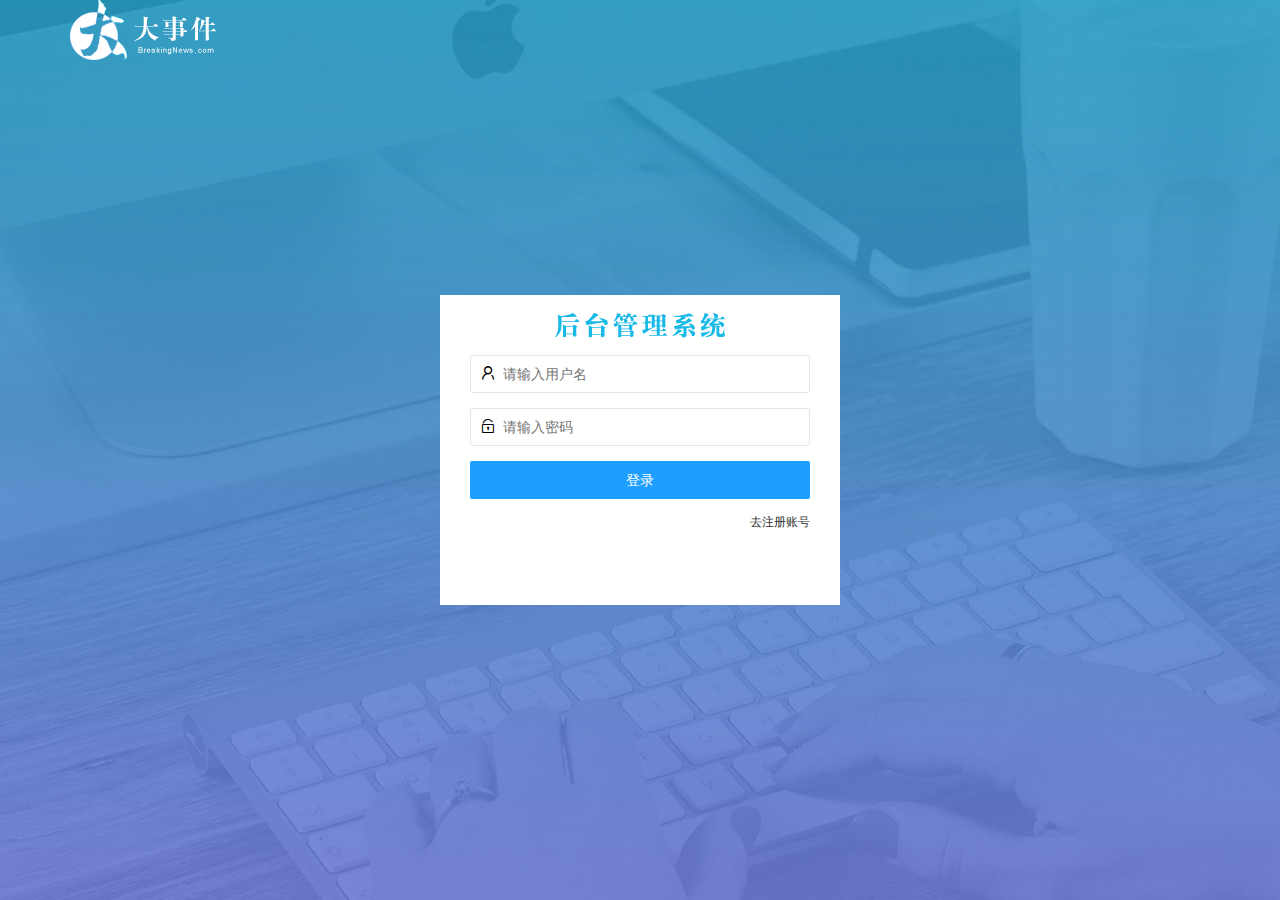
<file: login.html>
<!DOCTYPE html>
<html lang="en">

<head>
    <meta charset="UTF-8">
    <meta http-equiv="X-UA-Compatible" content="IE=edge">
    <meta name="viewport" content="width=device-width, initial-scale=1.0">
    <title>Document</title>
    <!-- 导入leyui的样式 -->
    <link rel="stylesheet" href="/assets/lib/layui/css/layui.css">
    <link rel="stylesheet" href="assets/fonts/iconfont.css">
    <!-- 导入自己的样式表 -->
    <link rel="stylesheet" href="/assets/css/login.css">
</head>

<body>
    <!-- 头部的logo区 -->
    <div class="layui-main">
        <img src="/assets/images/logo.png" alt="">
    </div>

    <!-- 登陆注册区 -->
    <div class="loginAndRegBox">
        <div class="title-box"></div>
        <!-- 登陆的div -->
        <div class="login-box">
            <!-- 登陆的表单 -->
            <form class="layui-form" id="form_login">
                <!-- 用户名 -->
                <div class="layui-form-item">
                    <i class="layui-icon layui-icon-username"></i>
                    <input type="text" name="username" required lay-verify="required" placeholder="请输入用户名"
                        autocomplete="off" class="layui-input">
                </div>
                <!-- 密码 -->
                <div class="layui-form-item">
                    <i class="layui-icon layui-icon-password"></i>
                    <input type="password" name="password" required lay-verify="required|pwd" placeholder="请输入密码"
                        autocomplete="off" class="layui-input">
                </div>
                <!-- 登陆按钮 -->
                <div class="layui-form-item">
                    <!-- 注意：表单提交按钮和普通按钮的区别，就是layui-submit -->
                    <button class="layui-btn layui-btn-fluid layui-btn-normal" lay-submit
                        lay-filter="formDemo">登录</button>
                </div>
                <div class="layui-form-item links">
                    <a href="javascript:;" id="link_reg">去注册账号</a>
                </div>
            </form>
        </div>
        <!-- 注册的div -->
        <div class="reg-box">
            <!-- 注册的表单 -->
            <form class="layui-form" id="form_reg">
                <!-- 用户名 -->
                <div class="layui-form-item">
                    <i class="layui-icon layui-icon-username"></i>
                    <input type="text" name="username" required lay-verify="required" placeholder="请输入用户名"
                        autocomplete="off" class="layui-input">
                </div>
                <!-- 密码 -->
                <div class="layui-form-item">
                    <i class="layui-icon layui-icon-password"></i>
                    <input type="password" name="password" required lay-verify="required|pwd" placeholder="请输入密码"
                        autocomplete="off" class="layui-input">
                </div>
                <!-- 密码确认框 -->
                <div class="layui-form-item">
                    <i class="layui-icon layui-icon-password"></i>
                    <input type="password" name="repassword" required lay-verify="required|pwd|repwd"
                        placeholder="再次确认密码" autocomplete="off" class="layui-input">
                </div>
                <!-- 注册按钮 -->
                <div class="layui-form-item">
                    <!-- 注意： 表单提交按钮和普通按钮的区别，就是layui-submit -->
                    <button class="layui-btn layui-btn-fluid layui-btn-normal" lay-submit
                        lay-filter="formDemo">注册</button>
                </div>
                <div class="layui-form-item links">
                    <a href="javascript:;" id="link_login">去登录</a>
                </div>
            </form>

        </div>
    </div>

    <!-- 导入layui的js文件 -->
    <script src="/assets/lib/layui/layui.all.js"></script>
    <!-- 导入jQuery -->
    <script src="/assets/lib/jquery.js"></script>
    <!-- 导入自己封装的baseAPI.js -->
    <script src="/assets/js/baseAPI.js"></script>
    <!-- 导入自己的javascript脚本 -->
    <script src="/assets/js/login.js"></script>
</body>

</html>
</file>
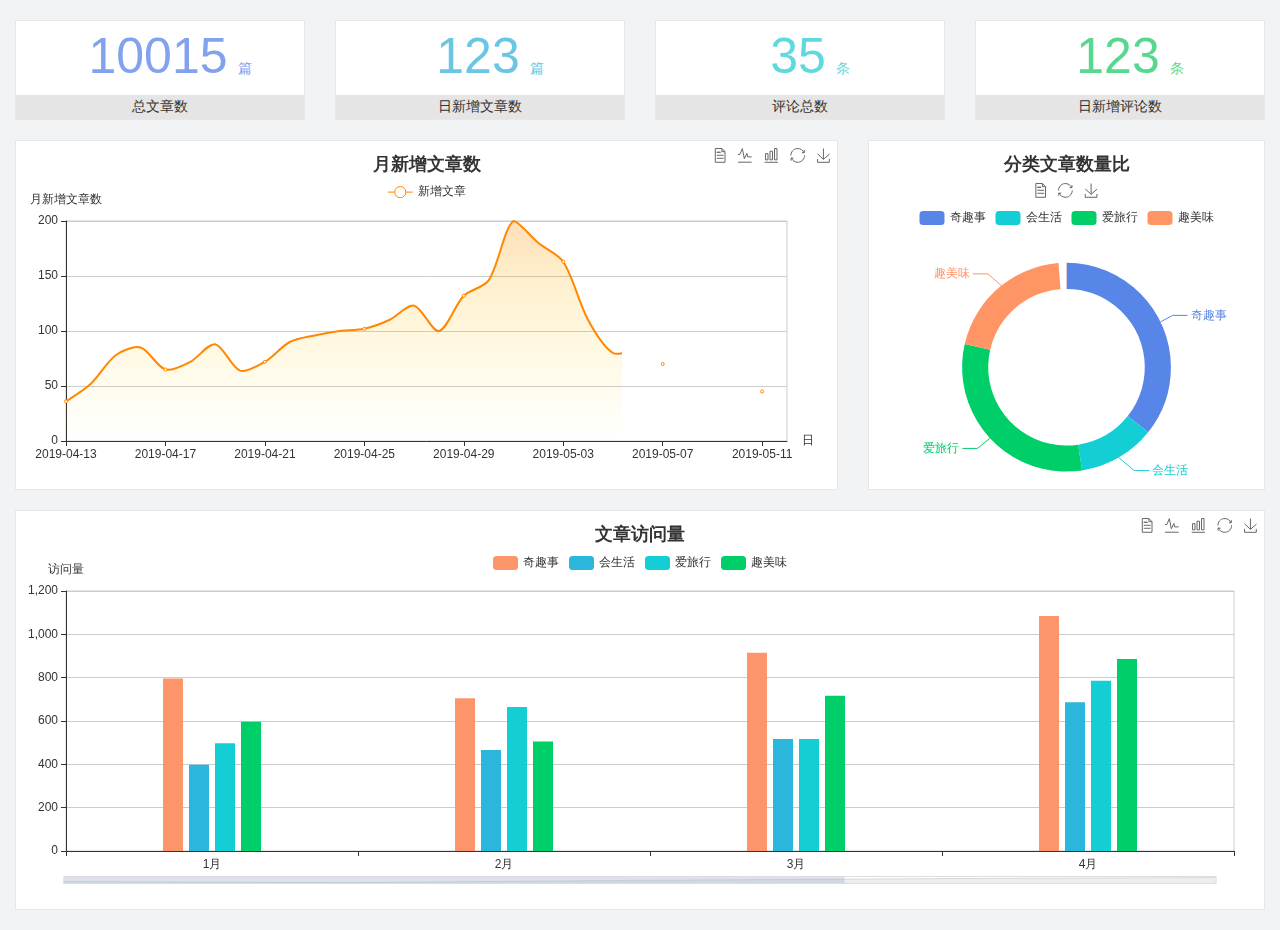
<file: home/dashboard.html>
<!DOCTYPE html>
<html lang="en">

<head>
  <meta charset="UTF-8">
  <meta name="viewport" content="width=device-width, initial-scale=1.0">
  <meta http-equiv="X-UA-Compatible" content="ie=edge">
  <title>图表统计</title>
  <link rel="stylesheet" href="../../assets/lib/bootstrap.css" />
  <link rel="stylesheet" href="../../assets/lib/main.css" />
  <script src="../../assets/lib/jquery.js"></script>
  <script type="text/javascript" src="../../assets/lib/echarts.min.js"></script>
</head>

<body>
  <div class="container-fluid">
    <div class="row spannel_list">
      <div class="col-sm-3 col-xs-6">
        <div class="spannel">
          <em>10015</em><span>篇</span>
          <b>总文章数</b>
        </div>
      </div>
      <div class="col-sm-3 col-xs-6">
        <div class="spannel scolor01">
          <em>123</em><span>篇</span>
          <b>日新增文章数</b>
        </div>
      </div>
      <div class="col-sm-3 col-xs-6">
        <div class="spannel scolor02">
          <em>35</em><span>条</span>
          <b>评论总数</b>
        </div>
      </div>
      <div class="col-sm-3 col-xs-6">
        <div class="spannel scolor03">
          <em>123</em><span>条</span>
          <b>日新增评论数</b>
        </div>
      </div>
    </div>
  </div>

  <div class="container-fluid">
    <div class="row curve-pie">
      <div class="col-lg-8 col-md-8">
        <div class="gragh_pannel" id="curve_show"></div>
      </div>
      <div class="col-lg-4 col-md-4">
        <div class="gragh_pannel" id="pie_show"></div>
      </div>
    </div>
  </div>

  <div class="container-fluid">
    <div class="column_pannel" id="column_show"></div>
  </div>

  <script>
    var oChart = echarts.init(document.getElementById('curve_show'));
    var aList_all = [
      { 'count': 36, 'date': '2019-04-13' },
      { 'count': 52, 'date': '2019-04-14' },
      { 'count': 78, 'date': '2019-04-15' },
      { 'count': 85, 'date': '2019-04-16' },
      { 'count': 65, 'date': '2019-04-17' },
      { 'count': 72, 'date': '2019-04-18' },
      { 'count': 88, 'date': '2019-04-19' },
      { 'count': 64, 'date': '2019-04-20' },
      { 'count': 72, 'date': '2019-04-21' },
      { 'count': 90, 'date': '2019-04-22' },
      { 'count': 96, 'date': '2019-04-23' },
      { 'count': 100, 'date': '2019-04-24' },
      { 'count': 102, 'date': '2019-04-25' },
      { 'count': 110, 'date': '2019-04-26' },
      { 'count': 123, 'date': '2019-04-27' },
      { 'count': 100, 'date': '2019-04-28' },
      { 'count': 132, 'date': '2019-04-29' },
      { 'count': 146, 'date': '2019-04-30' },
      { 'count': 200, 'date': '2019-05-01' },
      { 'count': 180, 'date': '2019-05-02' },
      { 'count': 163, 'date': '2019-05-03' },
      { 'count': 110, 'date': '2019-05-04' },
      { 'count': 80, 'date': '2019-05-05' },
      { 'count': 82, 'date': '2019-05-06' },
      { 'count': 70, 'date': '2019-05-07' },
      { 'count': 65, 'date': '2019-05-08' },
      { 'count': 54, 'date': '2019-05-09' },
      { 'count': 40, 'date': '2019-05-10' },
      { 'count': 45, 'date': '2019-05-11' },
      { 'count': 38, 'date': '2019-05-12' },
    ];

    let aCount = [];
    let aDate = [];

    for (var i = 0; i < aList_all.length; i++) {
      aCount.push(aList_all[i].count);
      aDate.push(aList_all[i].date);
    }

    var chartopt = {
      title: {
        text: '月新增文章数',
        left: 'center',
        top: '10'
      },
      tooltip: {
        trigger: 'axis'
      },
      legend: {
        data: ['新增文章'],
        top: '40'
      },
      toolbox: {
        show: true,
        feature: {
          mark: { show: true },
          dataView: { show: true, readOnly: false },
          magicType: { show: true, type: ['line', 'bar'] },
          restore: { show: true },
          saveAsImage: { show: true }
        }
      },
      calculable: true,
      xAxis: [
        {
          name: '日',
          type: 'category',
          boundaryGap: false,
          data: aDate
        }
      ],
      yAxis: [
        {
          name: '月新增文章数',
          type: 'value'
        }
      ],
      series: [
        {
          name: '新增文章',
          type: 'line',
          smooth: true,
          itemStyle: { normal: { areaStyle: { type: 'default' }, color: '#f80' }, lineStyle: { color: '#f80' } },
          data: aCount
        }],
      areaStyle: {
        normal: {
          color: new echarts.graphic.LinearGradient(0, 0, 0, 1, [{
            offset: 0,
            color: 'rgba(255,136,0,0.39)'
          }, {
            offset: .34,
            color: 'rgba(255,180,0,0.25)'
          }, {
            offset: 1,
            color: 'rgba(255,222,0,0.00)'
          }])

        }
      },
      grid: {
        show: true,
        x: 50,
        x2: 50,
        y: 80,
        height: 220
      }
    };

    oChart.setOption(chartopt);


    var oPie = echarts.init(document.getElementById('pie_show'));
    var oPieopt =
    {
      title: {
        top: 10,
        text: '分类文章数量比',
        x: 'center'
      },
      tooltip: {
        trigger: 'item',
        formatter: "{a} <br/>{b} : {c} ({d}%)"
      },
      color: ['#5885e8', '#13cfd5', '#00ce68', '#ff9565'],
      legend: {
        x: 'center',
        top: 65,
        data: ['奇趣事', '会生活', '爱旅行', '趣美味']
      },
      toolbox: {
        show: true,
        x: 'center',
        top: 35,
        feature: {
          mark: { show: true },
          dataView: { show: true, readOnly: false },
          magicType: {
            show: true,
            type: ['pie', 'funnel'],
            option: {
              funnel: {
                x: '25%',
                width: '50%',
                funnelAlign: 'left',
                max: 1548
              }
            }
          },
          restore: { show: true },
          saveAsImage: { show: true }
        }
      },
      calculable: true,
      series: [
        {
          name: '访问来源',
          type: 'pie',
          radius: ['45%', '60%'],
          center: ['50%', '65%'],
          data: [
            { value: 300, name: '奇趣事' },
            { value: 100, name: '会生活' },
            { value: 260, name: '爱旅行' },
            { value: 180, name: '趣美味' }
          ]
        }
      ]
    };
    oPie.setOption(oPieopt);



    var oColumn = this.echarts.init(document.getElementById('column_show'));
    var oColumnopt =
    {
      title: {
        text: '文章访问量',
        left: 'center',
        top: '10'
      },
      tooltip: {
        trigger: 'axis'
      },
      legend: {
        data: ['奇趣事', '会生活', '爱旅行', '趣美味'],
        top: '40'
      },
      toolbox: {
        show: true,
        feature: {
          mark: { show: true },
          dataView: { show: true, readOnly: false },
          magicType: { show: true, type: ['line', 'bar'] },
          restore: { show: true },
          saveAsImage: { show: true }
        }
      },
      calculable: true,
      xAxis: [
        {
          type: 'category',
          data: ['1月', '2月', '3月', '4月', '5月']
        }
      ],
      yAxis: [
        {
          name: '访问量',
          type: 'value'
        }
      ],
      series: [
        {
          name: '奇趣事',
          type: 'bar',
          barWidth: 20,
          itemStyle: {
            normal: { areaStyle: { type: 'default' }, color: '#fd956a' }
          },
          data: [800, 708, 920, 1090, 1200]
        },
        {
          name: '会生活',
          type: 'bar',
          barWidth: 20,
          itemStyle: {
            normal: { areaStyle: { type: 'default' }, color: '#2bb6db' }
          },
          data: [400, 468, 520, 690, 800]
        },
        {
          name: '爱旅行',
          type: 'bar',
          barWidth: 20,
          itemStyle: {
            normal: { areaStyle: { type: 'default' }, color: '#13cfd5' }
          },
          data: [500, 668, 520, 790, 900]
        },
        {
          name: '趣美味',
          type: 'bar',
          barWidth: 20,
          itemStyle: {
            normal: { areaStyle: { type: 'default' }, color: '#00ce68' }
          },
          data: [600, 508, 720, 890, 1000]
        }
      ],
      grid: {
        show: true,
        x: 50,
        x2: 30,
        y: 80,
        height: 260
      },
      dataZoom: [//给x轴设置滚动条
        {
          start: 0,//默认为0
          end: 100 - 1000 / 31,//默认为100
          type: 'slider',
          show: true,
          xAxisIndex: [0],
          handleSize: 0,//滑动条的 左右2个滑动条的大小
          height: 8,//组件高度
          left: 45, //左边的距离
          right: 50,//右边的距离
          bottom: 26,//右边的距离
          handleColor: '#ddd',//h滑动图标的颜色
          handleStyle: {
            borderColor: "#cacaca",
            borderWidth: "1",
            shadowBlur: 2,
            background: "#ddd",
            shadowColor: "#ddd",
          }
        }]
    };
    oColumn.setOption(oColumnopt);
  </script>
</body>

</html>
</file>
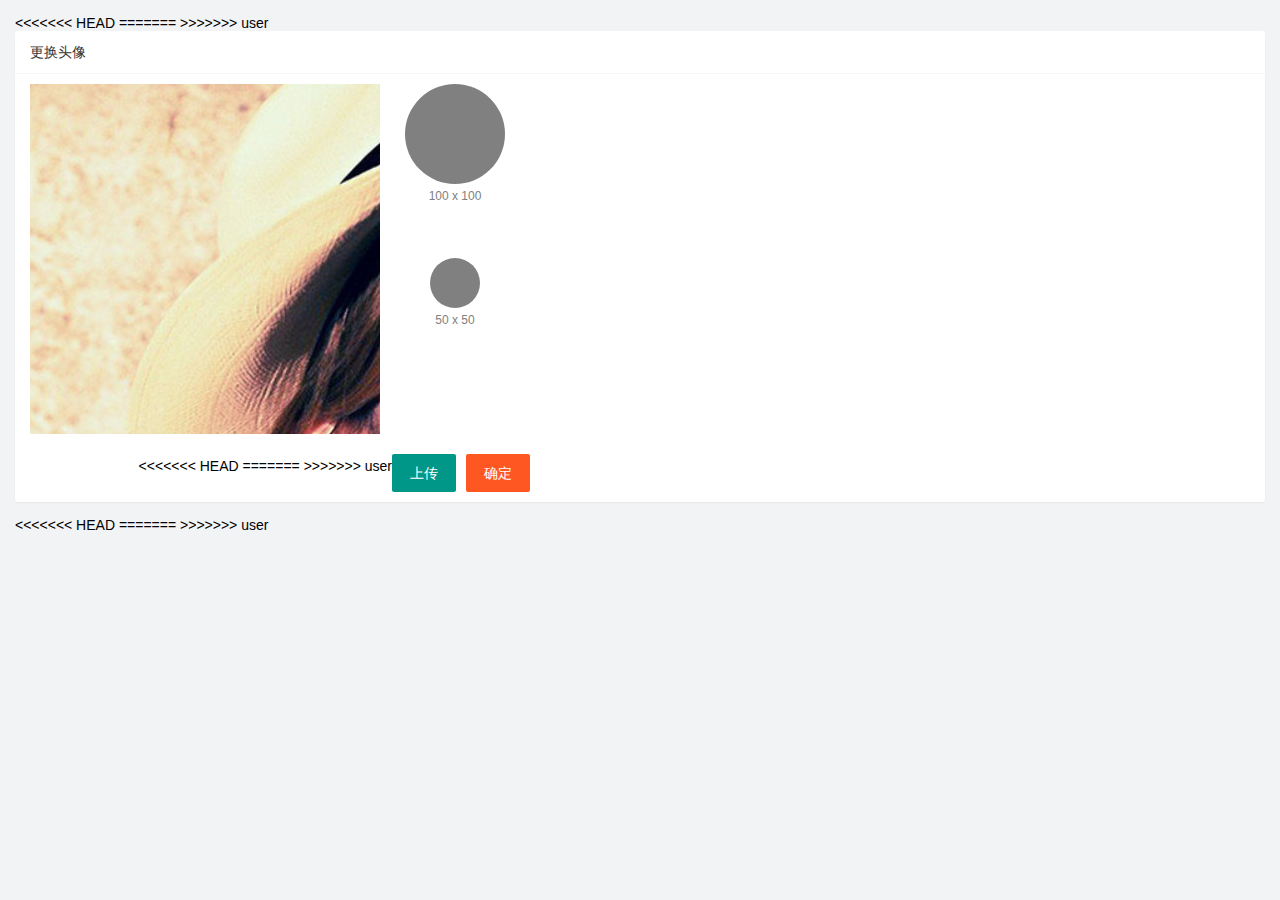
<file: user/user_avatar.html>
<!DOCTYPE html>
<html lang="en">

<head>
    <meta charset="UTF-8" />
    <meta name="viewport" content="width=device-width, initial-scale=1.0" />
    <title>Document</title>
<<<<<<< HEAD
    <link rel="stylesheet" href="/assets/lib/layui/css/layui.css">
    <link rel="stylesheet" href="/assets/css/user/user_avatar.css">
    <link rel="stylesheet" href="/assets/lib/cropper/cropper.css" />
=======
    <link rel="stylesheet" href="/assets/lib/layui/css/layui.css" />
    <link rel="stylesheet" href="/assets/lib/cropper/cropper.css" />
    <link rel="stylesheet" href="/assets/css/user/user_avatar.css" />
>>>>>>> user
</head>

<body>
    <!-- 卡片区域 -->
    <div class="layui-card">
        <div class="layui-card-header">更换头像</div>
        <div class="layui-card-body">
            <!-- 第一行的图片裁剪和预览区域 -->
            <div class="row1">
                <!-- 图片裁剪区域 -->
                <div class="cropper-box">
                    <!-- 这个 img 标签很重要，将来会把它初始化为裁剪区域 -->
                    <img id="image" src="/assets/images/sample.jpg" />
                </div>
                <!-- 图片的预览区域 -->
                <div class="preview-box">
                    <div>
                        <!-- 宽高为 100px 的预览区域 -->
                        <div class="img-preview w100"></div>
                        <p class="size">100 x 100</p>
                    </div>
                    <div>
                        <!-- 宽高为 50px 的预览区域 -->
                        <div class="img-preview w50"></div>
                        <p class="size">50 x 50</p>
                    </div>
                </div>
            </div>

            <!-- 第二行的按钮区域 -->
            <div class="row2">
<<<<<<< HEAD
                <!-- 通过accept属性，可以指定用户选择什么类型的文件 -->
=======
                <!-- 通过 accept 属性，可以指定，允许用户选择什么类型的文件 -->
>>>>>>> user
                <input type="file" id="file" accept="image/png,image/jpeg" />
                <button type="button" class="layui-btn" id="btnChooseImage">上传</button>
                <button type="button" class="layui-btn layui-btn-danger" id="btnUpload">确定</button>
            </div>
        </div>
    </div>

<<<<<<< HEAD

=======
>>>>>>> user
    <script src="/assets/lib/layui/layui.all.js"></script>
    <script src="/assets/lib/jquery.js"></script>
    <script src="/assets/lib/cropper/Cropper.js"></script>
    <script src="/assets/lib/cropper/jquery-cropper.js"></script>
    <script src="/assets/js/baseAPI.js"></script>
    <script src="/assets/js/user/user_avatar.js"></script>
</body>

</html>
</file>
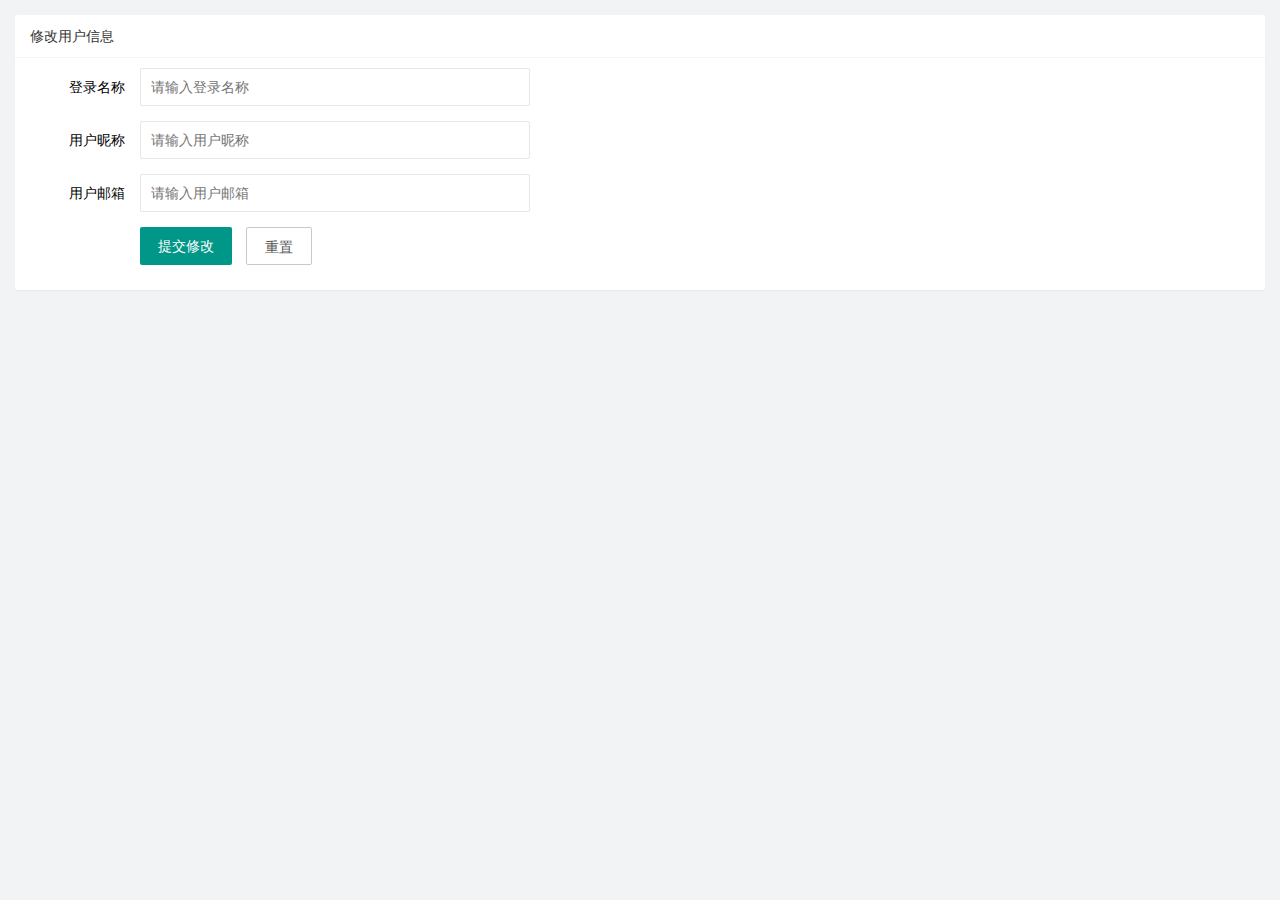
<file: user/user_info.html>
<!DOCTYPE html>
<html lang="en">

<head>
    <meta charset="UTF-8">
    <meta http-equiv="X-UA-Compatible" content="IE=edge">
    <meta name="viewport" content="width=device-width, initial-scale=1.0">
    <title>Document</title>
    <!-- 导入layui的样式表 -->
    <link rel="stylesheet" href="/assets/lib/layui/css/layui.css">
    <!-- 导入自己的样式 -->
    <link rel="stylesheet" href="/assets/css/user/user_info.css">
</head>

<body>
    <!-- 卡片区域 -->
    <div class="layui-card">
        <div class="layui-card-header">修改用户信息</div>
        <div class="layui-card-body">
            <!-- form表单区域 -->
            <form class="layui-form" lay-filter="formUserInfo">
                <!-- 这是隐藏域，页面中不可见 -->
                <input type="hidden" name="id" />
                <div class="layui-form-item">
                    <label class="layui-form-label">登录名称</label>
                    <div class="layui-input-block">
                        <input type="text" name="username" required lay-verify="required" placeholder="请输入登录名称"
                            autocomplete="off" class="layui-input" readonly>
                    </div>
                </div>
                <div class="layui-form-item">
                    <label class="layui-form-label">用户昵称</label>
                    <div class="layui-input-block">
                        <input type="text" name="nickname" required lay-verify="required|nickname" placeholder="请输入用户昵称"
                            autocomplete="off" class="layui-input">
                    </div>
                </div>
                <div class="layui-form-item">
                    <label class="layui-form-label">用户邮箱</label>
                    <div class="layui-input-block">
                        <input type="text" name="email" required lay-verify="required|email" placeholder="请输入用户邮箱"
                            autocomplete="off" class="layui-input">
                    </div>
                </div>
                <div class="layui-form-item">
                    <div class="layui-input-block">
                        <button class="layui-btn" lay-submit lay-filter="formDemo">提交修改</button>
                        <button type="reset" class="layui-btn layui-btn-primary" id="btnReset">重置</button>
                    </div>
                </div>
            </form>
        </div>
    </div>

    <!-- 导入layui的js文件 -->
    <script src="/assets/lib/layui/layui.all.js"></script>
    <!-- 导入jQuery -->
    <script src="/assets/lib/jquery.js"></script>
    <!-- 导入baseAPI -->
    <script src="/assets/js/baseAPI.js"></script>
    <!-- 导入自己的js文件 -->
    <script src="/assets/js/user/user_info.js"></script>
</body>

</html>
</file>
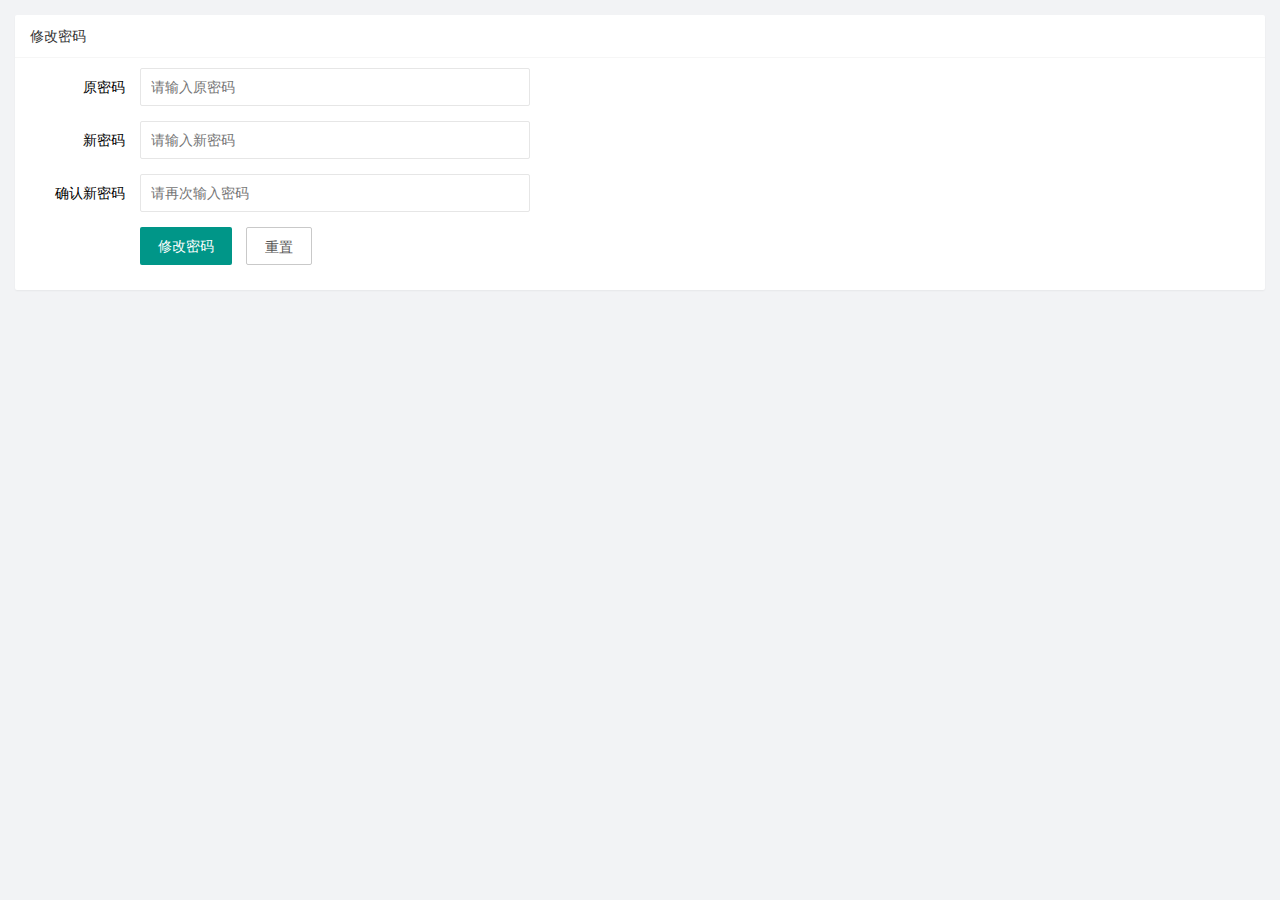
<file: user/user_pwd.html>
<!DOCTYPE html>
<html lang="en">

<head>
    <meta charset="UTF-8">
    <meta http-equiv="X-UA-Compatible" content="IE=edge">
    <meta name="viewport" content="width=device-width, initial-scale=1.0">
    <title>Document</title>
    <link rel="stylesheet" href="/assets/lib/layui/css/layui.css">
    <link rel="stylesheet" href="/assets/css/user/user_pwd.css">
</head>

<body>
    <!-- 卡片区域 -->
    <div class="layui-card">
        <div class="layui-card-header">修改密码</div>
        <div class="layui-card-body">
            <!-- form表单区域 -->
            <form class="layui-form">
                <div class="layui-form-item">
                    <label class="layui-form-label">原密码</label>
                    <div class="layui-input-block">
                        <input type="password" name="oldPwd" required lay-verify="required|pwd" placeholder="请输入原密码"
                            autocomplete="off" class="layui-input">
                    </div>
                </div>
                <div class="layui-form-item">
                    <label class="layui-form-label">新密码</label>
                    <div class="layui-input-block">
                        <input type="password" name="newPwd" required lay-verify="required|pwd|samePwd"
                            placeholder="请输入新密码" autocomplete="off" class="layui-input">
                    </div>
                </div>
                <div class="layui-form-item">
                    <label class="layui-form-label">确认新密码</label>
                    <div class="layui-input-block">
                        <input type="password" name="rePwd" required lay-verify="required|pwd|rePwd"
                            placeholder="请再次输入密码" autocomplete="off" class="layui-input">
                    </div>
                </div>
                <div class="layui-form-item">
                    <div class="layui-input-block">
                        <button class="layui-btn" lay-submit lay-filter="formDemo">修改密码</button>
                        <button type="reset" class="layui-btn layui-btn-primary" id="btnReset">重置</button>
                    </div>
                </div>
            </form>
        </div>
    </div>


    <!-- 导入layui的js文件 -->
    <script src="/assets/lib/layui/layui.all.js"></script>
    <!-- 导入jQuery -->
    <script src="/assets/lib/jquery.js"></script>
    <!-- 导入自己封装的baseAPI -->
    <script src="/assets/js/baseAPI.js"></script>
    <!-- 导入自己的js文件 -->
    <script src="/assets/js/user/user_pwd.js"></script>
</body>

</html>
</file>
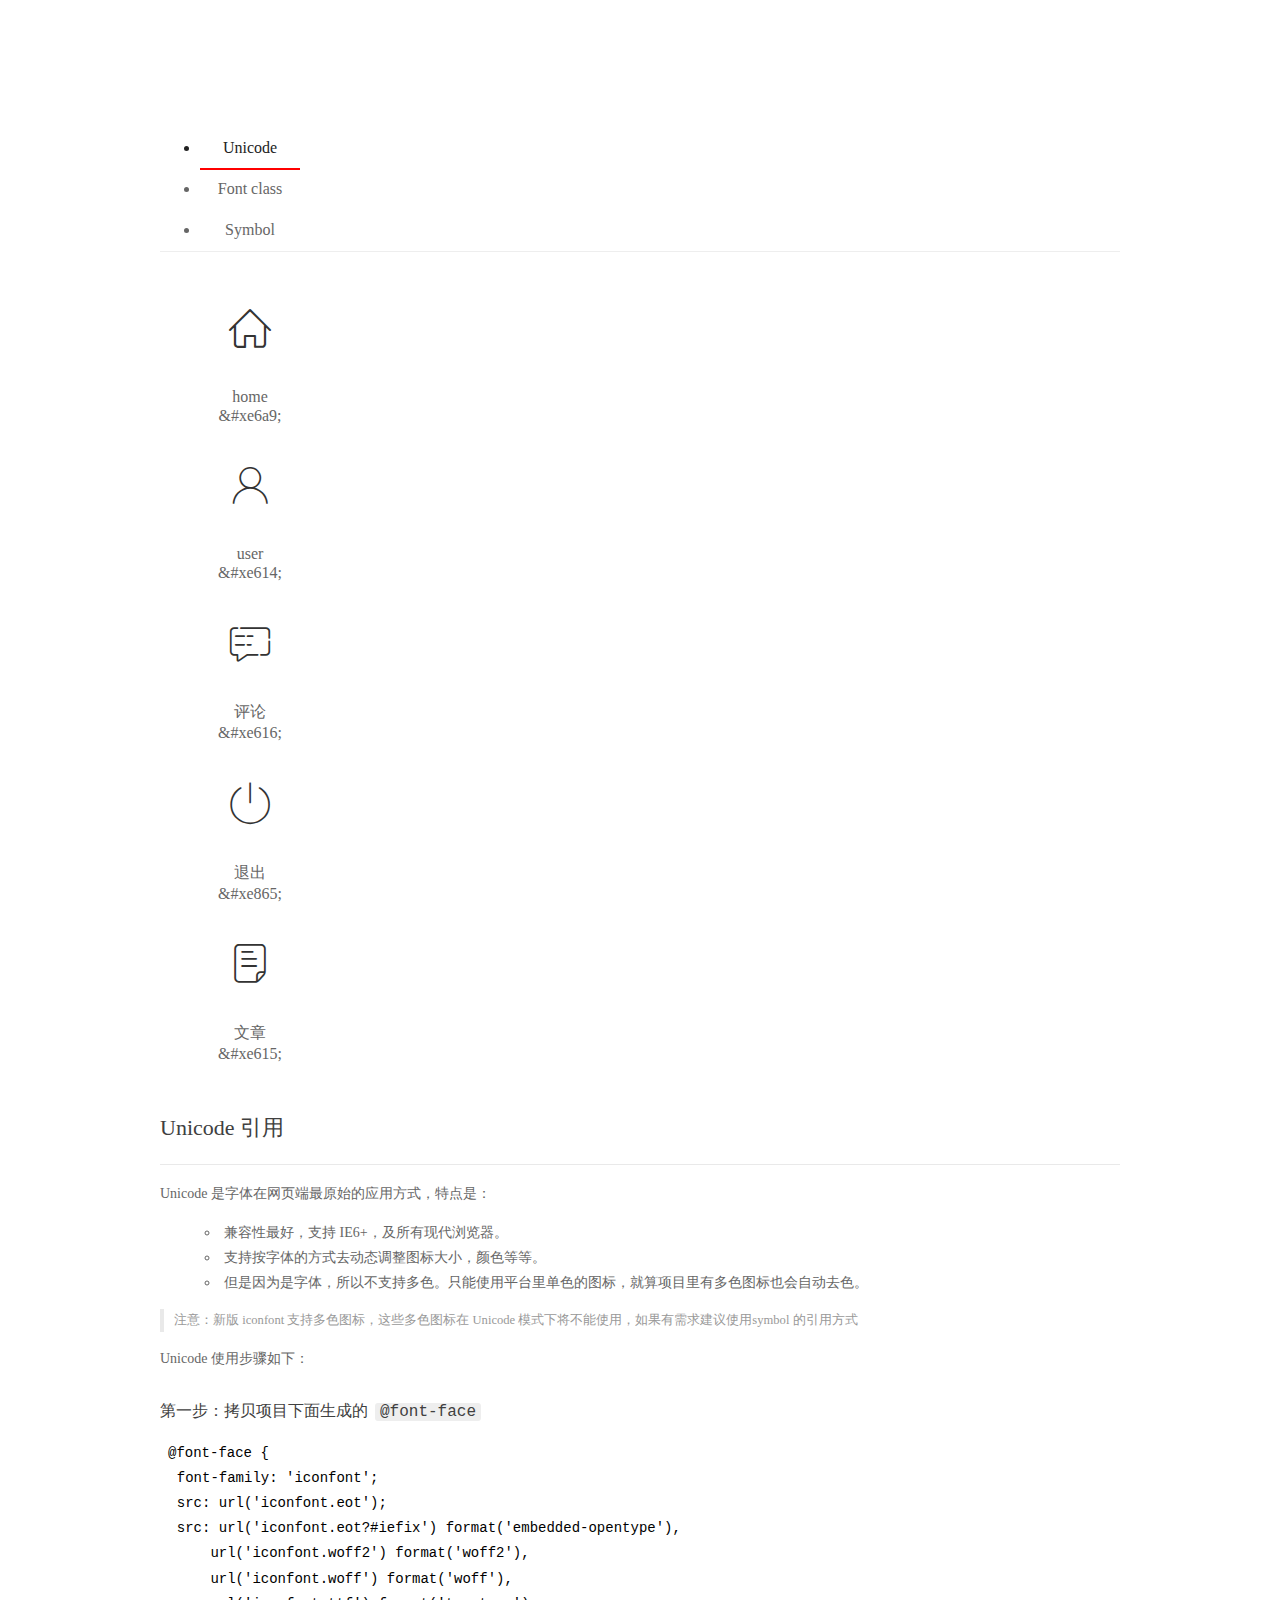
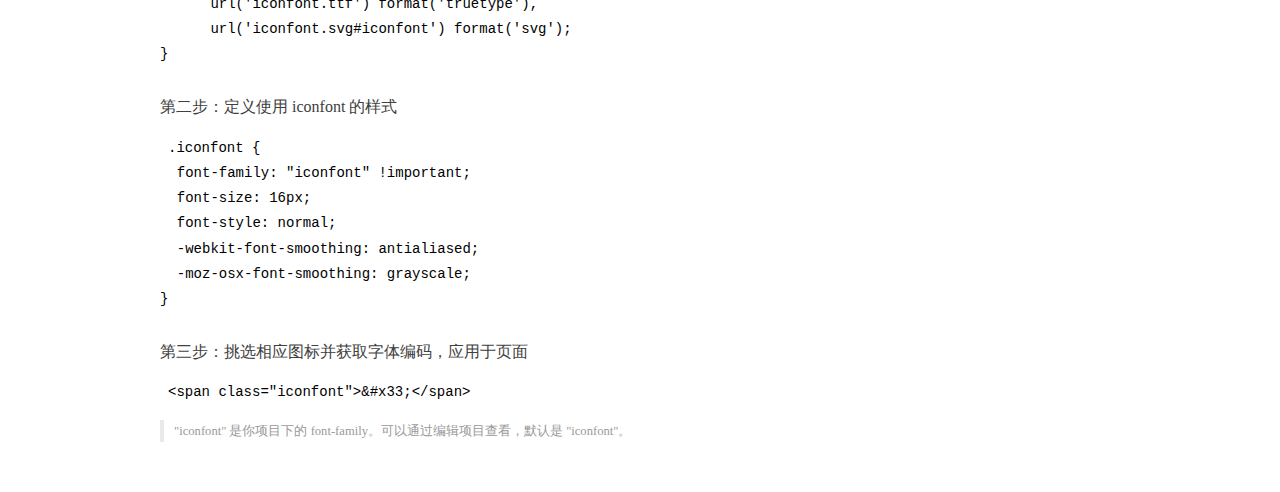
<file: assets/fonts/demo_index.html>
<!DOCTYPE html>
<html>
<head>
  <meta charset="utf-8"/>
  <title>IconFont Demo</title>
  <link rel="shortcut icon" href="https://gtms04.alicdn.com/tps/i4/TB1_oz6GVXXXXaFXpXXJDFnIXXX-64-64.ico" type="image/x-icon"/>
  <link rel="stylesheet" href="https://g.alicdn.com/thx/cube/1.3.2/cube.min.css">
  <link rel="stylesheet" href="demo.css">
  <link rel="stylesheet" href="iconfont.css">
  <script src="iconfont.js"></script>
  <!-- jQuery -->
  <script src="https://a1.alicdn.com/oss/uploads/2018/12/26/7bfddb60-08e8-11e9-9b04-53e73bb6408b.js"></script>
  <!-- 代码高亮 -->
  <script src="https://a1.alicdn.com/oss/uploads/2018/12/26/a3f714d0-08e6-11e9-8a15-ebf944d7534c.js"></script>
</head>
<body>
  <div class="main">
    <h1 class="logo"><a href="https://www.iconfont.cn/" title="iconfont 首页" target="_blank">&#xe86b;</a></h1>
    <div class="nav-tabs">
      <ul id="tabs" class="dib-box">
        <li class="dib active"><span>Unicode</span></li>
        <li class="dib"><span>Font class</span></li>
        <li class="dib"><span>Symbol</span></li>
      </ul>
      
    </div>
    <div class="tab-container">
      <div class="content unicode" style="display: block;">
          <ul class="icon_lists dib-box">
          
            <li class="dib">
              <span class="icon iconfont">&#xe6a9;</span>
                <div class="name">home</div>
                <div class="code-name">&amp;#xe6a9;</div>
              </li>
          
            <li class="dib">
              <span class="icon iconfont">&#xe614;</span>
                <div class="name">user</div>
                <div class="code-name">&amp;#xe614;</div>
              </li>
          
            <li class="dib">
              <span class="icon iconfont">&#xe616;</span>
                <div class="name">评论</div>
                <div class="code-name">&amp;#xe616;</div>
              </li>
          
            <li class="dib">
              <span class="icon iconfont">&#xe865;</span>
                <div class="name">退出</div>
                <div class="code-name">&amp;#xe865;</div>
              </li>
          
            <li class="dib">
              <span class="icon iconfont">&#xe615;</span>
                <div class="name">文章</div>
                <div class="code-name">&amp;#xe615;</div>
              </li>
          
          </ul>
          <div class="article markdown">
          <h2 id="unicode-">Unicode 引用</h2>
          <hr>

          <p>Unicode 是字体在网页端最原始的应用方式，特点是：</p>
          <ul>
            <li>兼容性最好，支持 IE6+，及所有现代浏览器。</li>
            <li>支持按字体的方式去动态调整图标大小，颜色等等。</li>
            <li>但是因为是字体，所以不支持多色。只能使用平台里单色的图标，就算项目里有多色图标也会自动去色。</li>
          </ul>
          <blockquote>
            <p>注意：新版 iconfont 支持多色图标，这些多色图标在 Unicode 模式下将不能使用，如果有需求建议使用symbol 的引用方式</p>
          </blockquote>
          <p>Unicode 使用步骤如下：</p>
          <h3 id="-font-face">第一步：拷贝项目下面生成的 <code>@font-face</code></h3>
<pre><code class="language-css"
>@font-face {
  font-family: 'iconfont';
  src: url('iconfont.eot');
  src: url('iconfont.eot?#iefix') format('embedded-opentype'),
      url('iconfont.woff2') format('woff2'),
      url('iconfont.woff') format('woff'),
      url('iconfont.ttf') format('truetype'),
      url('iconfont.svg#iconfont') format('svg');
}
</code></pre>
          <h3 id="-iconfont-">第二步：定义使用 iconfont 的样式</h3>
<pre><code class="language-css"
>.iconfont {
  font-family: "iconfont" !important;
  font-size: 16px;
  font-style: normal;
  -webkit-font-smoothing: antialiased;
  -moz-osx-font-smoothing: grayscale;
}
</code></pre>
          <h3 id="-">第三步：挑选相应图标并获取字体编码，应用于页面</h3>
<pre>
<code class="language-html"
>&lt;span class="iconfont"&gt;&amp;#x33;&lt;/span&gt;
</code></pre>
          <blockquote>
            <p>"iconfont" 是你项目下的 font-family。可以通过编辑项目查看，默认是 "iconfont"。</p>
          </blockquote>
          </div>
      </div>
      <div class="content font-class">
        <ul class="icon_lists dib-box">
          
          <li class="dib">
            <span class="icon iconfont icon-home"></span>
            <div class="name">
              home
            </div>
            <div class="code-name">.icon-home
            </div>
          </li>
          
          <li class="dib">
            <span class="icon iconfont icon-user"></span>
            <div class="name">
              user
            </div>
            <div class="code-name">.icon-user
            </div>
          </li>
          
          <li class="dib">
            <span class="icon iconfont icon-pinglun"></span>
            <div class="name">
              评论
            </div>
            <div class="code-name">.icon-pinglun
            </div>
          </li>
          
          <li class="dib">
            <span class="icon iconfont icon-tuichu"></span>
            <div class="name">
              退出
            </div>
            <div class="code-name">.icon-tuichu
            </div>
          </li>
          
          <li class="dib">
            <span class="icon iconfont icon-16"></span>
            <div class="name">
              文章
            </div>
            <div class="code-name">.icon-16
            </div>
          </li>
          
        </ul>
        <div class="article markdown">
        <h2 id="font-class-">font-class 引用</h2>
        <hr>

        <p>font-class 是 Unicode 使用方式的一种变种，主要是解决 Unicode 书写不直观，语意不明确的问题。</p>
        <p>与 Unicode 使用方式相比，具有如下特点：</p>
        <ul>
          <li>兼容性良好，支持 IE8+，及所有现代浏览器。</li>
          <li>相比于 Unicode 语意明确，书写更直观。可以很容易分辨这个 icon 是什么。</li>
          <li>因为使用 class 来定义图标，所以当要替换图标时，只需要修改 class 里面的 Unicode 引用。</li>
          <li>不过因为本质上还是使用的字体，所以多色图标还是不支持的。</li>
        </ul>
        <p>使用步骤如下：</p>
        <h3 id="-fontclass-">第一步：引入项目下面生成的 fontclass 代码：</h3>
<pre><code class="language-html">&lt;link rel="stylesheet" href="./iconfont.css"&gt;
</code></pre>
        <h3 id="-">第二步：挑选相应图标并获取类名，应用于页面：</h3>
<pre><code class="language-html">&lt;span class="iconfont icon-xxx"&gt;&lt;/span&gt;
</code></pre>
        <blockquote>
          <p>"
            iconfont" 是你项目下的 font-family。可以通过编辑项目查看，默认是 "iconfont"。</p>
        </blockquote>
      </div>
      </div>
      <div class="content symbol">
          <ul class="icon_lists dib-box">
          
            <li class="dib">
                <svg class="icon svg-icon" aria-hidden="true">
                  <use xlink:href="#icon-home"></use>
                </svg>
                <div class="name">home</div>
                <div class="code-name">#icon-home</div>
            </li>
          
            <li class="dib">
                <svg class="icon svg-icon" aria-hidden="true">
                  <use xlink:href="#icon-user"></use>
                </svg>
                <div class="name">user</div>
                <div class="code-name">#icon-user</div>
            </li>
          
            <li class="dib">
                <svg class="icon svg-icon" aria-hidden="true">
                  <use xlink:href="#icon-pinglun"></use>
                </svg>
                <div class="name">评论</div>
                <div class="code-name">#icon-pinglun</div>
            </li>
          
            <li class="dib">
                <svg class="icon svg-icon" aria-hidden="true">
                  <use xlink:href="#icon-tuichu"></use>
                </svg>
                <div class="name">退出</div>
                <div class="code-name">#icon-tuichu</div>
            </li>
          
            <li class="dib">
                <svg class="icon svg-icon" aria-hidden="true">
                  <use xlink:href="#icon-16"></use>
                </svg>
                <div class="name">文章</div>
                <div class="code-name">#icon-16</div>
            </li>
          
          </ul>
          <div class="article markdown">
          <h2 id="symbol-">Symbol 引用</h2>
          <hr>

          <p>这是一种全新的使用方式，应该说这才是未来的主流，也是平台目前推荐的用法。相关介绍可以参考这篇<a href="">文章</a>
            这种用法其实是做了一个 SVG 的集合，与另外两种相比具有如下特点：</p>
          <ul>
            <li>支持多色图标了，不再受单色限制。</li>
            <li>通过一些技巧，支持像字体那样，通过 <code>font-size</code>, <code>color</code> 来调整样式。</li>
            <li>兼容性较差，支持 IE9+，及现代浏览器。</li>
            <li>浏览器渲染 SVG 的性能一般，还不如 png。</li>
          </ul>
          <p>使用步骤如下：</p>
          <h3 id="-symbol-">第一步：引入项目下面生成的 symbol 代码：</h3>
<pre><code class="language-html">&lt;script src="./iconfont.js"&gt;&lt;/script&gt;
</code></pre>
          <h3 id="-css-">第二步：加入通用 CSS 代码（引入一次就行）：</h3>
<pre><code class="language-html">&lt;style&gt;
.icon {
  width: 1em;
  height: 1em;
  vertical-align: -0.15em;
  fill: currentColor;
  overflow: hidden;
}
&lt;/style&gt;
</code></pre>
          <h3 id="-">第三步：挑选相应图标并获取类名，应用于页面：</h3>
<pre><code class="language-html">&lt;svg class="icon" aria-hidden="true"&gt;
  &lt;use xlink:href="#icon-xxx"&gt;&lt;/use&gt;
&lt;/svg&gt;
</code></pre>
          </div>
      </div>

    </div>
  </div>
  <script>
  $(document).ready(function () {
      $('.tab-container .content:first').show()

      $('#tabs li').click(function (e) {
        var tabContent = $('.tab-container .content')
        var index = $(this).index()

        if ($(this).hasClass('active')) {
          return
        } else {
          $('#tabs li').removeClass('active')
          $(this).addClass('active')

          tabContent.hide().eq(index).fadeIn()
        }
      })
    })
  </script>
</body>
</html>
</file>
<file: assets/lib/layui/css/layui.css>
/** layui-v2.5.5 MIT License By https://www.layui.com */
 .layui-inline,img{display:inline-block;vertical-align:middle}h1,h2,h3,h4,h5,h6{font-weight:400}.layui-edge,.layui-header,.layui-inline,.layui-main{position:relative}.layui-body,.layui-edge,.layui-elip{overflow:hidden}.layui-btn,.layui-edge,.layui-inline,img{vertical-align:middle}.layui-btn,.layui-disabled,.layui-icon,.layui-unselect{-moz-user-select:none;-webkit-user-select:none;-ms-user-select:none}.layui-elip,.layui-form-checkbox span,.layui-form-pane .layui-form-label{text-overflow:ellipsis;white-space:nowrap}.layui-breadcrumb,.layui-tree-btnGroup{visibility:hidden}blockquote,body,button,dd,div,dl,dt,form,h1,h2,h3,h4,h5,h6,input,li,ol,p,pre,td,textarea,th,ul{margin:0;padding:0;-webkit-tap-highlight-color:rgba(0,0,0,0)}a:active,a:hover{outline:0}img{border:none}li{list-style:none}table{border-collapse:collapse;border-spacing:0}h4,h5,h6{font-size:100%}button,input,optgroup,option,select,textarea{font-family:inherit;font-size:inherit;font-style:inherit;font-weight:inherit;outline:0}pre{white-space:pre-wrap;white-space:-moz-pre-wrap;white-space:-pre-wrap;white-space:-o-pre-wrap;word-wrap:break-word}body{line-height:24px;font:14px Helvetica Neue,Helvetica,PingFang SC,Tahoma,Arial,sans-serif}hr{height:1px;margin:10px 0;border:0;clear:both}a{color:#333;text-decoration:none}a:hover{color:#777}a cite{font-style:normal;*cursor:pointer}.layui-border-box,.layui-border-box *{box-sizing:border-box}.layui-box,.layui-box *{box-sizing:content-box}.layui-clear{clear:both;*zoom:1}.layui-clear:after{content:'\20';clear:both;*zoom:1;display:block;height:0}.layui-inline{*display:inline;*zoom:1}.layui-edge{display:inline-block;width:0;height:0;border-width:6px;border-style:dashed;border-color:transparent}.layui-edge-top{top:-4px;border-bottom-color:#999;border-bottom-style:solid}.layui-edge-right{border-left-color:#999;border-left-style:solid}.layui-edge-bottom{top:2px;border-top-color:#999;border-top-style:solid}.layui-edge-left{border-right-color:#999;border-right-style:solid}.layui-disabled,.layui-disabled:hover{color:#d2d2d2!important;cursor:not-allowed!important}.layui-circle{border-radius:100%}.layui-show{display:block!important}.layui-hide{display:none!important}@font-face{font-family:layui-icon;src:url(../font/iconfont.eot?v=250);src:url(../font/iconfont.eot?v=250#iefix) format('embedded-opentype'),url(../font/iconfont.woff2?v=250) format('woff2'),url(../font/iconfont.woff?v=250) format('woff'),url(../font/iconfont.ttf?v=250) format('truetype'),url(../font/iconfont.svg?v=250#layui-icon) format('svg')}.layui-icon{font-family:layui-icon!important;font-size:16px;font-style:normal;-webkit-font-smoothing:antialiased;-moz-osx-font-smoothing:grayscale}.layui-icon-reply-fill:before{content:"\e611"}.layui-icon-set-fill:before{content:"\e614"}.layui-icon-menu-fill:before{content:"\e60f"}.layui-icon-search:before{content:"\e615"}.layui-icon-share:before{content:"\e641"}.layui-icon-set-sm:before{content:"\e620"}.layui-icon-engine:before{content:"\e628"}.layui-icon-close:before{content:"\1006"}.layui-icon-close-fill:before{content:"\1007"}.layui-icon-chart-screen:before{content:"\e629"}.layui-icon-star:before{content:"\e600"}.layui-icon-circle-dot:before{content:"\e617"}.layui-icon-chat:before{content:"\e606"}.layui-icon-release:before{content:"\e609"}.layui-icon-list:before{content:"\e60a"}.layui-icon-chart:before{content:"\e62c"}.layui-icon-ok-circle:before{content:"\1005"}.layui-icon-layim-theme:before{content:"\e61b"}.layui-icon-table:before{content:"\e62d"}.layui-icon-right:before{content:"\e602"}.layui-icon-left:before{content:"\e603"}.layui-icon-cart-simple:before{content:"\e698"}.layui-icon-face-cry:before{content:"\e69c"}.layui-icon-face-smile:before{content:"\e6af"}.layui-icon-survey:before{content:"\e6b2"}.layui-icon-tree:before{content:"\e62e"}.layui-icon-upload-circle:before{content:"\e62f"}.layui-icon-add-circle:before{content:"\e61f"}.layui-icon-download-circle:before{content:"\e601"}.layui-icon-templeate-1:before{content:"\e630"}.layui-icon-util:before{content:"\e631"}.layui-icon-face-surprised:before{content:"\e664"}.layui-icon-edit:before{content:"\e642"}.layui-icon-speaker:before{content:"\e645"}.layui-icon-down:before{content:"\e61a"}.layui-icon-file:before{content:"\e621"}.layui-icon-layouts:before{content:"\e632"}.layui-icon-rate-half:before{content:"\e6c9"}.layui-icon-add-circle-fine:before{content:"\e608"}.layui-icon-prev-circle:before{content:"\e633"}.layui-icon-read:before{content:"\e705"}.layui-icon-404:before{content:"\e61c"}.layui-icon-carousel:before{content:"\e634"}.layui-icon-help:before{content:"\e607"}.layui-icon-code-circle:before{content:"\e635"}.layui-icon-water:before{content:"\e636"}.layui-icon-username:before{content:"\e66f"}.layui-icon-find-fill:before{content:"\e670"}.layui-icon-about:before{content:"\e60b"}.layui-icon-location:before{content:"\e715"}.layui-icon-up:before{content:"\e619"}.layui-icon-pause:before{content:"\e651"}.layui-icon-date:before{content:"\e637"}.layui-icon-layim-uploadfile:before{content:"\e61d"}.layui-icon-delete:before{content:"\e640"}.layui-icon-play:before{content:"\e652"}.layui-icon-top:before{content:"\e604"}.layui-icon-friends:before{content:"\e612"}.layui-icon-refresh-3:before{content:"\e9aa"}.layui-icon-ok:before{content:"\e605"}.layui-icon-layer:before{content:"\e638"}.layui-icon-face-smile-fine:before{content:"\e60c"}.layui-icon-dollar:before{content:"\e659"}.layui-icon-group:before{content:"\e613"}.layui-icon-layim-download:before{content:"\e61e"}.layui-icon-picture-fine:before{content:"\e60d"}.layui-icon-link:before{content:"\e64c"}.layui-icon-diamond:before{content:"\e735"}.layui-icon-log:before{content:"\e60e"}.layui-icon-rate-solid:before{content:"\e67a"}.layui-icon-fonts-del:before{content:"\e64f"}.layui-icon-unlink:before{content:"\e64d"}.layui-icon-fonts-clear:before{content:"\e639"}.layui-icon-triangle-r:before{content:"\e623"}.layui-icon-circle:before{content:"\e63f"}.layui-icon-radio:before{content:"\e643"}.layui-icon-align-center:before{content:"\e647"}.layui-icon-align-right:before{content:"\e648"}.layui-icon-align-left:before{content:"\e649"}.layui-icon-loading-1:before{content:"\e63e"}.layui-icon-return:before{content:"\e65c"}.layui-icon-fonts-strong:before{content:"\e62b"}.layui-icon-upload:before{content:"\e67c"}.layui-icon-dialogue:before{content:"\e63a"}.layui-icon-video:before{content:"\e6ed"}.layui-icon-headset:before{content:"\e6fc"}.layui-icon-cellphone-fine:before{content:"\e63b"}.layui-icon-add-1:before{content:"\e654"}.layui-icon-face-smile-b:before{content:"\e650"}.layui-icon-fonts-html:before{content:"\e64b"}.layui-icon-form:before{content:"\e63c"}.layui-icon-cart:before{content:"\e657"}.layui-icon-camera-fill:before{content:"\e65d"}.layui-icon-tabs:before{content:"\e62a"}.layui-icon-fonts-code:before{content:"\e64e"}.layui-icon-fire:before{content:"\e756"}.layui-icon-set:before{content:"\e716"}.layui-icon-fonts-u:before{content:"\e646"}.layui-icon-triangle-d:before{content:"\e625"}.layui-icon-tips:before{content:"\e702"}.layui-icon-picture:before{content:"\e64a"}.layui-icon-more-vertical:before{content:"\e671"}.layui-icon-flag:before{content:"\e66c"}.layui-icon-loading:before{content:"\e63d"}.layui-icon-fonts-i:before{content:"\e644"}.layui-icon-refresh-1:before{content:"\e666"}.layui-icon-rmb:before{content:"\e65e"}.layui-icon-home:before{content:"\e68e"}.layui-icon-user:before{content:"\e770"}.layui-icon-notice:before{content:"\e667"}.layui-icon-login-weibo:before{content:"\e675"}.layui-icon-voice:before{content:"\e688"}.layui-icon-upload-drag:before{content:"\e681"}.layui-icon-login-qq:before{content:"\e676"}.layui-icon-snowflake:before{content:"\e6b1"}.layui-icon-file-b:before{content:"\e655"}.layui-icon-template:before{content:"\e663"}.layui-icon-auz:before{content:"\e672"}.layui-icon-console:before{content:"\e665"}.layui-icon-app:before{content:"\e653"}.layui-icon-prev:before{content:"\e65a"}.layui-icon-website:before{content:"\e7ae"}.layui-icon-next:before{content:"\e65b"}.layui-icon-component:before{content:"\e857"}.layui-icon-more:before{content:"\e65f"}.layui-icon-login-wechat:before{content:"\e677"}.layui-icon-shrink-right:before{content:"\e668"}.layui-icon-spread-left:before{content:"\e66b"}.layui-icon-camera:before{content:"\e660"}.layui-icon-note:before{content:"\e66e"}.layui-icon-refresh:before{content:"\e669"}.layui-icon-female:before{content:"\e661"}.layui-icon-male:before{content:"\e662"}.layui-icon-password:before{content:"\e673"}.layui-icon-senior:before{content:"\e674"}.layui-icon-theme:before{content:"\e66a"}.layui-icon-tread:before{content:"\e6c5"}.layui-icon-praise:before{content:"\e6c6"}.layui-icon-star-fill:before{content:"\e658"}.layui-icon-rate:before{content:"\e67b"}.layui-icon-template-1:before{content:"\e656"}.layui-icon-vercode:before{content:"\e679"}.layui-icon-cellphone:before{content:"\e678"}.layui-icon-screen-full:before{content:"\e622"}.layui-icon-screen-restore:before{content:"\e758"}.layui-icon-cols:before{content:"\e610"}.layui-icon-export:before{content:"\e67d"}.layui-icon-print:before{content:"\e66d"}.layui-icon-slider:before{content:"\e714"}.layui-icon-addition:before{content:"\e624"}.layui-icon-subtraction:before{content:"\e67e"}.layui-icon-service:before{content:"\e626"}.layui-icon-transfer:before{content:"\e691"}.layui-main{width:1140px;margin:0 auto}.layui-header{z-index:1000;height:60px}.layui-header a:hover{transition:all .5s;-webkit-transition:all .5s}.layui-side{position:fixed;left:0;top:0;bottom:0;z-index:999;width:200px;overflow-x:hidden}.layui-side-scroll{position:relative;width:220px;height:100%;overflow-x:hidden}.layui-body{position:absolute;left:200px;right:0;top:0;bottom:0;z-index:998;width:auto;overflow-y:auto;box-sizing:border-box}.layui-layout-body{overflow:hidden}.layui-layout-admin .layui-header{background-color:#23262E}.layui-layout-admin .layui-side{top:60px;width:200px;overflow-x:hidden}.layui-layout-admin .layui-body{position:fixed;top:60px;bottom:44px}.layui-layout-admin .layui-main{width:auto;margin:0 15px}.layui-layout-admin .layui-footer{position:fixed;left:200px;right:0;bottom:0;height:44px;line-height:44px;padding:0 15px;background-color:#eee}.layui-layout-admin .layui-logo{position:absolute;left:0;top:0;width:200px;height:100%;line-height:60px;text-align:center;color:#009688;font-size:16px}.layui-layout-admin .layui-header .layui-nav{background:0 0}.layui-layout-left{position:absolute!important;left:200px;top:0}.layui-layout-right{position:absolute!important;right:0;top:0}.layui-container{position:relative;margin:0 auto;padding:0 15px;box-sizing:border-box}.layui-fluid{position:relative;margin:0 auto;padding:0 15px}.layui-row:after,.layui-row:before{content:'';display:block;clear:both}.layui-col-lg1,.layui-col-lg10,.layui-col-lg11,.layui-col-lg12,.layui-col-lg2,.layui-col-lg3,.layui-col-lg4,.layui-col-lg5,.layui-col-lg6,.layui-col-lg7,.layui-col-lg8,.layui-col-lg9,.layui-col-md1,.layui-col-md10,.layui-col-md11,.layui-col-md12,.layui-col-md2,.layui-col-md3,.layui-col-md4,.layui-col-md5,.layui-col-md6,.layui-col-md7,.layui-col-md8,.layui-col-md9,.layui-col-sm1,.layui-col-sm10,.layui-col-sm11,.layui-col-sm12,.layui-col-sm2,.layui-col-sm3,.layui-col-sm4,.layui-col-sm5,.layui-col-sm6,.layui-col-sm7,.layui-col-sm8,.layui-col-sm9,.layui-col-xs1,.layui-col-xs10,.layui-col-xs11,.layui-col-xs12,.layui-col-xs2,.layui-col-xs3,.layui-col-xs4,.layui-col-xs5,.layui-col-xs6,.layui-col-xs7,.layui-col-xs8,.layui-col-xs9{position:relative;display:block;box-sizing:border-box}.layui-col-xs1,.layui-col-xs10,.layui-col-xs11,.layui-col-xs12,.layui-col-xs2,.layui-col-xs3,.layui-col-xs4,.layui-col-xs5,.layui-col-xs6,.layui-col-xs7,.layui-col-xs8,.layui-col-xs9{float:left}.layui-col-xs1{width:8.33333333%}.layui-col-xs2{width:16.66666667%}.layui-col-xs3{width:25%}.layui-col-xs4{width:33.33333333%}.layui-col-xs5{width:41.66666667%}.layui-col-xs6{width:50%}.layui-col-xs7{width:58.33333333%}.layui-col-xs8{width:66.66666667%}.layui-col-xs9{width:75%}.layui-col-xs10{width:83.33333333%}.layui-col-xs11{width:91.66666667%}.layui-col-xs12{width:100%}.layui-col-xs-offset1{margin-left:8.33333333%}.layui-col-xs-offset2{margin-left:16.66666667%}.layui-col-xs-offset3{margin-left:25%}.layui-col-xs-offset4{margin-left:33.33333333%}.layui-col-xs-offset5{margin-left:41.66666667%}.layui-col-xs-offset6{margin-left:50%}.layui-col-xs-offset7{margin-left:58.33333333%}.layui-col-xs-offset8{margin-left:66.66666667%}.layui-col-xs-offset9{margin-left:75%}.layui-col-xs-offset10{margin-left:83.33333333%}.layui-col-xs-offset11{margin-left:91.66666667%}.layui-col-xs-offset12{margin-left:100%}@media screen and (max-width:768px){.layui-hide-xs{display:none!important}.layui-show-xs-block{display:block!important}.layui-show-xs-inline{display:inline!important}.layui-show-xs-inline-block{display:inline-block!important}}@media screen and (min-width:768px){.layui-container{width:750px}.layui-hide-sm{display:none!important}.layui-show-sm-block{display:block!important}.layui-show-sm-inline{display:inline!important}.layui-show-sm-inline-block{display:inline-block!important}.layui-col-sm1,.layui-col-sm10,.layui-col-sm11,.layui-col-sm12,.layui-col-sm2,.layui-col-sm3,.layui-col-sm4,.layui-col-sm5,.layui-col-sm6,.layui-col-sm7,.layui-col-sm8,.layui-col-sm9{float:left}.layui-col-sm1{width:8.33333333%}.layui-col-sm2{width:16.66666667%}.layui-col-sm3{width:25%}.layui-col-sm4{width:33.33333333%}.layui-col-sm5{width:41.66666667%}.layui-col-sm6{width:50%}.layui-col-sm7{width:58.33333333%}.layui-col-sm8{width:66.66666667%}.layui-col-sm9{width:75%}.layui-col-sm10{width:83.33333333%}.layui-col-sm11{width:91.66666667%}.layui-col-sm12{width:100%}.layui-col-sm-offset1{margin-left:8.33333333%}.layui-col-sm-offset2{margin-left:16.66666667%}.layui-col-sm-offset3{margin-left:25%}.layui-col-sm-offset4{margin-left:33.33333333%}.layui-col-sm-offset5{margin-left:41.66666667%}.layui-col-sm-offset6{margin-left:50%}.layui-col-sm-offset7{margin-left:58.33333333%}.layui-col-sm-offset8{margin-left:66.66666667%}.layui-col-sm-offset9{margin-left:75%}.layui-col-sm-offset10{margin-left:83.33333333%}.layui-col-sm-offset11{margin-left:91.66666667%}.layui-col-sm-offset12{margin-left:100%}}@media screen and (min-width:992px){.layui-container{width:970px}.layui-hide-md{display:none!important}.layui-show-md-block{display:block!important}.layui-show-md-inline{display:inline!important}.layui-show-md-inline-block{display:inline-block!important}.layui-col-md1,.layui-col-md10,.layui-col-md11,.layui-col-md12,.layui-col-md2,.layui-col-md3,.layui-col-md4,.layui-col-md5,.layui-col-md6,.layui-col-md7,.layui-col-md8,.layui-col-md9{float:left}.layui-col-md1{width:8.33333333%}.layui-col-md2{width:16.66666667%}.layui-col-md3{width:25%}.layui-col-md4{width:33.33333333%}.layui-col-md5{width:41.66666667%}.layui-col-md6{width:50%}.layui-col-md7{width:58.33333333%}.layui-col-md8{width:66.66666667%}.layui-col-md9{width:75%}.layui-col-md10{width:83.33333333%}.layui-col-md11{width:91.66666667%}.layui-col-md12{width:100%}.layui-col-md-offset1{margin-left:8.33333333%}.layui-col-md-offset2{margin-left:16.66666667%}.layui-col-md-offset3{margin-left:25%}.layui-col-md-offset4{margin-left:33.33333333%}.layui-col-md-offset5{margin-left:41.66666667%}.layui-col-md-offset6{margin-left:50%}.layui-col-md-offset7{margin-left:58.33333333%}.layui-col-md-offset8{margin-left:66.66666667%}.layui-col-md-offset9{margin-left:75%}.layui-col-md-offset10{margin-left:83.33333333%}.layui-col-md-offset11{margin-left:91.66666667%}.layui-col-md-offset12{margin-left:100%}}@media screen and (min-width:1200px){.layui-container{width:1170px}.layui-hide-lg{display:none!important}.layui-show-lg-block{display:block!important}.layui-show-lg-inline{display:inline!important}.layui-show-lg-inline-block{display:inline-block!important}.layui-col-lg1,.layui-col-lg10,.layui-col-lg11,.layui-col-lg12,.layui-col-lg2,.layui-col-lg3,.layui-col-lg4,.layui-col-lg5,.layui-col-lg6,.layui-col-lg7,.layui-col-lg8,.layui-col-lg9{float:left}.layui-col-lg1{width:8.33333333%}.layui-col-lg2{width:16.66666667%}.layui-col-lg3{width:25%}.layui-col-lg4{width:33.33333333%}.layui-col-lg5{width:41.66666667%}.layui-col-lg6{width:50%}.layui-col-lg7{width:58.33333333%}.layui-col-lg8{width:66.66666667%}.layui-col-lg9{width:75%}.layui-col-lg10{width:83.33333333%}.layui-col-lg11{width:91.66666667%}.layui-col-lg12{width:100%}.layui-col-lg-offset1{margin-left:8.33333333%}.layui-col-lg-offset2{margin-left:16.66666667%}.layui-col-lg-offset3{margin-left:25%}.layui-col-lg-offset4{margin-left:33.33333333%}.layui-col-lg-offset5{margin-left:41.66666667%}.layui-col-lg-offset6{margin-left:50%}.layui-col-lg-offset7{margin-left:58.33333333%}.layui-col-lg-offset8{margin-left:66.66666667%}.layui-col-lg-offset9{margin-left:75%}.layui-col-lg-offset10{margin-left:83.33333333%}.layui-col-lg-offset11{margin-left:91.66666667%}.layui-col-lg-offset12{margin-left:100%}}.layui-col-space1{margin:-.5px}.layui-col-space1>*{padding:.5px}.layui-col-space3{margin:-1.5px}.layui-col-space3>*{padding:1.5px}.layui-col-space5{margin:-2.5px}.layui-col-space5>*{padding:2.5px}.layui-col-space8{margin:-3.5px}.layui-col-space8>*{padding:3.5px}.layui-col-space10{margin:-5px}.layui-col-space10>*{padding:5px}.layui-col-space12{margin:-6px}.layui-col-space12>*{padding:6px}.layui-col-space15{margin:-7.5px}.layui-col-space15>*{padding:7.5px}.layui-col-space18{margin:-9px}.layui-col-space18>*{padding:9px}.layui-col-space20{margin:-10px}.layui-col-space20>*{padding:10px}.layui-col-space22{margin:-11px}.layui-col-space22>*{padding:11px}.layui-col-space25{margin:-12.5px}.layui-col-space25>*{padding:12.5px}.layui-col-space30{margin:-15px}.layui-col-space30>*{padding:15px}.layui-btn,.layui-input,.layui-select,.layui-textarea,.layui-upload-button{outline:0;-webkit-appearance:none;transition:all .3s;-webkit-transition:all .3s;box-sizing:border-box}.layui-elem-quote{margin-bottom:10px;padding:15px;line-height:22px;border-left:5px solid #009688;border-radius:0 2px 2px 0;background-color:#f2f2f2}.layui-quote-nm{border-style:solid;border-width:1px 1px 1px 5px;background:0 0}.layui-elem-field{margin-bottom:10px;padding:0;border-width:1px;border-style:solid}.layui-elem-field legend{margin-left:20px;padding:0 10px;font-size:20px;font-weight:300}.layui-field-title{margin:10px 0 20px;border-width:1px 0 0}.layui-field-box{padding:10px 15px}.layui-field-title .layui-field-box{padding:10px 0}.layui-progress{position:relative;height:6px;border-radius:20px;background-color:#e2e2e2}.layui-progress-bar{position:absolute;left:0;top:0;width:0;max-width:100%;height:6px;border-radius:20px;text-align:right;background-color:#5FB878;transition:all .3s;-webkit-transition:all .3s}.layui-progress-big,.layui-progress-big .layui-progress-bar{height:18px;line-height:18px}.layui-progress-text{position:relative;top:-20px;line-height:18px;font-size:12px;color:#666}.layui-progress-big .layui-progress-text{position:static;padding:0 10px;color:#fff}.layui-collapse{border-width:1px;border-style:solid;border-radius:2px}.layui-colla-content,.layui-colla-item{border-top-width:1px;border-top-style:solid}.layui-colla-item:first-child{border-top:none}.layui-colla-title{position:relative;height:42px;line-height:42px;padding:0 15px 0 35px;color:#333;background-color:#f2f2f2;cursor:pointer;font-size:14px;overflow:hidden}.layui-colla-content{display:none;padding:10px 15px;line-height:22px;color:#666}.layui-colla-icon{position:absolute;left:15px;top:0;font-size:14px}.layui-card{margin-bottom:15px;border-radius:2px;background-color:#fff;box-shadow:0 1px 2px 0 rgba(0,0,0,.05)}.layui-card:last-child{margin-bottom:0}.layui-card-header{position:relative;height:42px;line-height:42px;padding:0 15px;border-bottom:1px solid #f6f6f6;color:#333;border-radius:2px 2px 0 0;font-size:14px}.layui-bg-black,.layui-bg-blue,.layui-bg-cyan,.layui-bg-green,.layui-bg-orange,.layui-bg-red{color:#fff!important}.layui-card-body{position:relative;padding:10px 15px;line-height:24px}.layui-card-body[pad15]{padding:15px}.layui-card-body[pad20]{padding:20px}.layui-card-body .layui-table{margin:5px 0}.layui-card .layui-tab{margin:0}.layui-panel-window{position:relative;padding:15px;border-radius:0;border-top:5px solid #E6E6E6;background-color:#fff}.layui-auxiliar-moving{position:fixed;left:0;right:0;top:0;bottom:0;width:100%;height:100%;background:0 0;z-index:9999999999}.layui-form-label,.layui-form-mid,.layui-form-select,.layui-input-block,.layui-input-inline,.layui-textarea{position:relative}.layui-bg-red{background-color:#FF5722!important}.layui-bg-orange{background-color:#FFB800!important}.layui-bg-green{background-color:#009688!important}.layui-bg-cyan{background-color:#2F4056!important}.layui-bg-blue{background-color:#1E9FFF!important}.layui-bg-black{background-color:#393D49!important}.layui-bg-gray{background-color:#eee!important;color:#666!important}.layui-badge-rim,.layui-colla-content,.layui-colla-item,.layui-collapse,.layui-elem-field,.layui-form-pane .layui-form-item[pane],.layui-form-pane .layui-form-label,.layui-input,.layui-layedit,.layui-layedit-tool,.layui-quote-nm,.layui-select,.layui-tab-bar,.layui-tab-card,.layui-tab-title,.layui-tab-title .layui-this:after,.layui-textarea{border-color:#e6e6e6}.layui-timeline-item:before,hr{background-color:#e6e6e6}.layui-text{line-height:22px;font-size:14px;color:#666}.layui-text h1,.layui-text h2,.layui-text h3{font-weight:500;color:#333}.layui-text h1{font-size:30px}.layui-text h2{font-size:24px}.layui-text h3{font-size:18px}.layui-text a:not(.layui-btn){color:#01AAED}.layui-text a:not(.layui-btn):hover{text-decoration:underline}.layui-text ul{padding:5px 0 5px 15px}.layui-text ul li{margin-top:5px;list-style-type:disc}.layui-text em,.layui-word-aux{color:#999!important;padding:0 5px!important}.layui-btn{display:inline-block;height:38px;line-height:38px;padding:0 18px;background-color:#009688;color:#fff;white-space:nowrap;text-align:center;font-size:14px;border:none;border-radius:2px;cursor:pointer}.layui-btn:hover{opacity:.8;filter:alpha(opacity=80);color:#fff}.layui-btn:active{opacity:1;filter:alpha(opacity=100)}.layui-btn+.layui-btn{margin-left:10px}.layui-btn-container{font-size:0}.layui-btn-container .layui-btn{margin-right:10px;margin-bottom:10px}.layui-btn-container .layui-btn+.layui-btn{margin-left:0}.layui-table .layui-btn-container .layui-btn{margin-bottom:9px}.layui-btn-radius{border-radius:100px}.layui-btn .layui-icon{margin-right:3px;font-size:18px;vertical-align:bottom;vertical-align:middle\9}.layui-btn-primary{border:1px solid #C9C9C9;background-color:#fff;color:#555}.layui-btn-primary:hover{border-color:#009688;color:#333}.layui-btn-normal{background-color:#1E9FFF}.layui-btn-warm{background-color:#FFB800}.layui-btn-danger{background-color:#FF5722}.layui-btn-checked{background-color:#5FB878}.layui-btn-disabled,.layui-btn-disabled:active,.layui-btn-disabled:hover{border:1px solid #e6e6e6;background-color:#FBFBFB;color:#C9C9C9;cursor:not-allowed;opacity:1}.layui-btn-lg{height:44px;line-height:44px;padding:0 25px;font-size:16px}.layui-btn-sm{height:30px;line-height:30px;padding:0 10px;font-size:12px}.layui-btn-sm i{font-size:16px!important}.layui-btn-xs{height:22px;line-height:22px;padding:0 5px;font-size:12px}.layui-btn-xs i{font-size:14px!important}.layui-btn-group{display:inline-block;vertical-align:middle;font-size:0}.layui-btn-group .layui-btn{margin-left:0!important;margin-right:0!important;border-left:1px solid rgba(255,255,255,.5);border-radius:0}.layui-btn-group .layui-btn-primary{border-left:none}.layui-btn-group .layui-btn-primary:hover{border-color:#C9C9C9;color:#009688}.layui-btn-group .layui-btn:first-child{border-left:none;border-radius:2px 0 0 2px}.layui-btn-group .layui-btn-primary:first-child{border-left:1px solid #c9c9c9}.layui-btn-group .layui-btn:last-child{border-radius:0 2px 2px 0}.layui-btn-group .layui-btn+.layui-btn{margin-left:0}.layui-btn-group+.layui-btn-group{margin-left:10px}.layui-btn-fluid{width:100%}.layui-input,.layui-select,.layui-textarea{height:38px;line-height:1.3;line-height:38px\9;border-width:1px;border-style:solid;background-color:#fff;border-radius:2px}.layui-input::-webkit-input-placeholder,.layui-select::-webkit-input-placeholder,.layui-textarea::-webkit-input-placeholder{line-height:1.3}.layui-input,.layui-textarea{display:block;width:100%;padding-left:10px}.layui-input:hover,.layui-textarea:hover{border-color:#D2D2D2!important}.layui-input:focus,.layui-textarea:focus{border-color:#C9C9C9!important}.layui-textarea{min-height:100px;height:auto;line-height:20px;padding:6px 10px;resize:vertical}.layui-select{padding:0 10px}.layui-form input[type=checkbox],.layui-form input[type=radio],.layui-form select{display:none}.layui-form [lay-ignore]{display:initial}.layui-form-item{margin-bottom:15px;clear:both;*zoom:1}.layui-form-item:after{content:'\20';clear:both;*zoom:1;display:block;height:0}.layui-form-label{float:left;display:block;padding:9px 15px;width:80px;font-weight:400;line-height:20px;text-align:right}.layui-form-label-col{display:block;float:none;padding:9px 0;line-height:20px;text-align:left}.layui-form-item .layui-inline{margin-bottom:5px;margin-right:10px}.layui-input-block{margin-left:110px;min-height:36px}.layui-input-inline{display:inline-block;vertical-align:middle}.layui-form-item .layui-input-inline{float:left;width:190px;margin-right:10px}.layui-form-text .layui-input-inline{width:auto}.layui-form-mid{float:left;display:block;padding:9px 0!important;line-height:20px;margin-right:10px}.layui-form-danger+.layui-form-select .layui-input,.layui-form-danger:focus{border-color:#FF5722!important}.layui-form-select .layui-input{padding-right:30px;cursor:pointer}.layui-form-select .layui-edge{position:absolute;right:10px;top:50%;margin-top:-3px;cursor:pointer;border-width:6px;border-top-color:#c2c2c2;border-top-style:solid;transition:all .3s;-webkit-transition:all .3s}.layui-form-select dl{display:none;position:absolute;left:0;top:42px;padding:5px 0;z-index:899;min-width:100%;border:1px solid #d2d2d2;max-height:300px;overflow-y:auto;background-color:#fff;border-radius:2px;box-shadow:0 2px 4px rgba(0,0,0,.12);box-sizing:border-box}.layui-form-select dl dd,.layui-form-select dl dt{padding:0 10px;line-height:36px;white-space:nowrap;overflow:hidden;text-overflow:ellipsis}.layui-form-select dl dt{font-size:12px;color:#999}.layui-form-select dl dd{cursor:pointer}.layui-form-select dl dd:hover{background-color:#f2f2f2;-webkit-transition:.5s all;transition:.5s all}.layui-form-select .layui-select-group dd{padding-left:20px}.layui-form-select dl dd.layui-select-tips{padding-left:10px!important;color:#999}.layui-form-select dl dd.layui-this{background-color:#5FB878;color:#fff}.layui-form-checkbox,.layui-form-select dl dd.layui-disabled{background-color:#fff}.layui-form-selected dl{display:block}.layui-form-checkbox,.layui-form-checkbox *,.layui-form-switch{display:inline-block;vertical-align:middle}.layui-form-selected .layui-edge{margin-top:-9px;-webkit-transform:rotate(180deg);transform:rotate(180deg);margin-top:-3px\9}:root .layui-form-selected .layui-edge{margin-top:-9px\0/IE9}.layui-form-selectup dl{top:auto;bottom:42px}.layui-select-none{margin:5px 0;text-align:center;color:#999}.layui-select-disabled .layui-disabled{border-color:#eee!important}.layui-select-disabled .layui-edge{border-top-color:#d2d2d2}.layui-form-checkbox{position:relative;height:30px;line-height:30px;margin-right:10px;padding-right:30px;cursor:pointer;font-size:0;-webkit-transition:.1s linear;transition:.1s linear;box-sizing:border-box}.layui-form-checkbox span{padding:0 10px;height:100%;font-size:14px;border-radius:2px 0 0 2px;background-color:#d2d2d2;color:#fff;overflow:hidden}.layui-form-checkbox:hover span{background-color:#c2c2c2}.layui-form-checkbox i{position:absolute;right:0;top:0;width:30px;height:28px;border:1px solid #d2d2d2;border-left:none;border-radius:0 2px 2px 0;color:#fff;font-size:20px;text-align:center}.layui-form-checkbox:hover i{border-color:#c2c2c2;color:#c2c2c2}.layui-form-checked,.layui-form-checked:hover{border-color:#5FB878}.layui-form-checked span,.layui-form-checked:hover span{background-color:#5FB878}.layui-form-checked i,.layui-form-checked:hover i{color:#5FB878}.layui-form-item .layui-form-checkbox{margin-top:4px}.layui-form-checkbox[lay-skin=primary]{height:auto!important;line-height:normal!important;min-width:18px;min-height:18px;border:none!important;margin-right:0;padding-left:28px;padding-right:0;background:0 0}.layui-form-checkbox[lay-skin=primary] span{padding-left:0;padding-right:15px;line-height:18px;background:0 0;color:#666}.layui-form-checkbox[lay-skin=primary] i{right:auto;left:0;width:16px;height:16px;line-height:16px;border:1px solid #d2d2d2;font-size:12px;border-radius:2px;background-color:#fff;-webkit-transition:.1s linear;transition:.1s linear}.layui-form-checkbox[lay-skin=primary]:hover i{border-color:#5FB878;color:#fff}.layui-form-checked[lay-skin=primary] i{border-color:#5FB878!important;background-color:#5FB878;color:#fff}.layui-checkbox-disbaled[lay-skin=primary] span{background:0 0!important;color:#c2c2c2}.layui-checkbox-disbaled[lay-skin=primary]:hover i{border-color:#d2d2d2}.layui-form-item .layui-form-checkbox[lay-skin=primary]{margin-top:10px}.layui-form-switch{position:relative;height:22px;line-height:22px;min-width:35px;padding:0 5px;margin-top:8px;border:1px solid #d2d2d2;border-radius:20px;cursor:pointer;background-color:#fff;-webkit-transition:.1s linear;transition:.1s linear}.layui-form-switch i{position:absolute;left:5px;top:3px;width:16px;height:16px;border-radius:20px;background-color:#d2d2d2;-webkit-transition:.1s linear;transition:.1s linear}.layui-form-switch em{position:relative;top:0;width:25px;margin-left:21px;padding:0!important;text-align:center!important;color:#999!important;font-style:normal!important;font-size:12px}.layui-form-onswitch{border-color:#5FB878;background-color:#5FB878}.layui-checkbox-disbaled,.layui-checkbox-disbaled i{border-color:#e2e2e2!important}.layui-form-onswitch i{left:100%;margin-left:-21px;background-color:#fff}.layui-form-onswitch em{margin-left:5px;margin-right:21px;color:#fff!important}.layui-checkbox-disbaled span{background-color:#e2e2e2!important}.layui-checkbox-disbaled:hover i{color:#fff!important}[lay-radio]{display:none}.layui-form-radio,.layui-form-radio *{display:inline-block;vertical-align:middle}.layui-form-radio{line-height:28px;margin:6px 10px 0 0;padding-right:10px;cursor:pointer;font-size:0}.layui-form-radio *{font-size:14px}.layui-form-radio>i{margin-right:8px;font-size:22px;color:#c2c2c2}.layui-form-radio>i:hover,.layui-form-radioed>i{color:#5FB878}.layui-radio-disbaled>i{color:#e2e2e2!important}.layui-form-pane .layui-form-label{width:110px;padding:8px 15px;height:38px;line-height:20px;border-width:1px;border-style:solid;border-radius:2px 0 0 2px;text-align:center;background-color:#FBFBFB;overflow:hidden;box-sizing:border-box}.layui-form-pane .layui-input-inline{margin-left:-1px}.layui-form-pane .layui-input-block{margin-left:110px;left:-1px}.layui-form-pane .layui-input{border-radius:0 2px 2px 0}.layui-form-pane .layui-form-text .layui-form-label{float:none;width:100%;border-radius:2px;box-sizing:border-box;text-align:left}.layui-form-pane .layui-form-text .layui-input-inline{display:block;margin:0;top:-1px;clear:both}.layui-form-pane .layui-form-text .layui-input-block{margin:0;left:0;top:-1px}.layui-form-pane .layui-form-text .layui-textarea{min-height:100px;border-radius:0 0 2px 2px}.layui-form-pane .layui-form-checkbox{margin:4px 0 4px 10px}.layui-form-pane .layui-form-radio,.layui-form-pane .layui-form-switch{margin-top:6px;margin-left:10px}.layui-form-pane .layui-form-item[pane]{position:relative;border-width:1px;border-style:solid}.layui-form-pane .layui-form-item[pane] .layui-form-label{position:absolute;left:0;top:0;height:100%;border-width:0 1px 0 0}.layui-form-pane .layui-form-item[pane] .layui-input-inline{margin-left:110px}@media screen and (max-width:450px){.layui-form-item .layui-form-label{text-overflow:ellipsis;overflow:hidden;white-space:nowrap}.layui-form-item .layui-inline{display:block;margin-right:0;margin-bottom:20px;clear:both}.layui-form-item .layui-inline:after{content:'\20';clear:both;display:block;height:0}.layui-form-item .layui-input-inline{display:block;float:none;left:-3px;width:auto;margin:0 0 10px 112px}.layui-form-item .layui-input-inline+.layui-form-mid{margin-left:110px;top:-5px;padding:0}.layui-form-item .layui-form-checkbox{margin-right:5px;margin-bottom:5px}}.layui-layedit{border-width:1px;border-style:solid;border-radius:2px}.layui-layedit-tool{padding:3px 5px;border-bottom-width:1px;border-bottom-style:solid;font-size:0}.layedit-tool-fixed{position:fixed;top:0;border-top:1px solid #e2e2e2}.layui-layedit-tool .layedit-tool-mid,.layui-layedit-tool .layui-icon{display:inline-block;vertical-align:middle;text-align:center;font-size:14px}.layui-layedit-tool .layui-icon{position:relative;width:32px;height:30px;line-height:30px;margin:3px 5px;color:#777;cursor:pointer;border-radius:2px}.layui-layedit-tool .layui-icon:hover{color:#393D49}.layui-layedit-tool .layui-icon:active{color:#000}.layui-layedit-tool .layedit-tool-active{background-color:#e2e2e2;color:#000}.layui-layedit-tool .layui-disabled,.layui-layedit-tool .layui-disabled:hover{color:#d2d2d2;cursor:not-allowed}.layui-layedit-tool .layedit-tool-mid{width:1px;height:18px;margin:0 10px;background-color:#d2d2d2}.layedit-tool-html{width:50px!important;font-size:30px!important}.layedit-tool-b,.layedit-tool-code,.layedit-tool-help{font-size:16px!important}.layedit-tool-d,.layedit-tool-face,.layedit-tool-image,.layedit-tool-unlink{font-size:18px!important}.layedit-tool-image input{position:absolute;font-size:0;left:0;top:0;width:100%;height:100%;opacity:.01;filter:Alpha(opacity=1);cursor:pointer}.layui-layedit-iframe iframe{display:block;width:100%}#LAY_layedit_code{overflow:hidden}.layui-laypage{display:inline-block;*display:inline;*zoom:1;vertical-align:middle;margin:10px 0;font-size:0}.layui-laypage>a:first-child,.layui-laypage>a:first-child em{border-radius:2px 0 0 2px}.layui-laypage>a:last-child,.layui-laypage>a:last-child em{border-radius:0 2px 2px 0}.layui-laypage>:first-child{margin-left:0!important}.layui-laypage>:last-child{margin-right:0!important}.layui-laypage a,.layui-laypage button,.layui-laypage input,.layui-laypage select,.layui-laypage span{border:1px solid #e2e2e2}.layui-laypage a,.layui-laypage span{display:inline-block;*display:inline;*zoom:1;vertical-align:middle;padding:0 15px;height:28px;line-height:28px;margin:0 -1px 5px 0;background-color:#fff;color:#333;font-size:12px}.layui-flow-more a *,.layui-laypage input,.layui-table-view select[lay-ignore]{display:inline-block}.layui-laypage a:hover{color:#009688}.layui-laypage em{font-style:normal}.layui-laypage .layui-laypage-spr{color:#999;font-weight:700}.layui-laypage a{text-decoration:none}.layui-laypage .layui-laypage-curr{position:relative}.layui-laypage .layui-laypage-curr em{position:relative;color:#fff}.layui-laypage .layui-laypage-curr .layui-laypage-em{position:absolute;left:-1px;top:-1px;padding:1px;width:100%;height:100%;background-color:#009688}.layui-laypage-em{border-radius:2px}.layui-laypage-next em,.layui-laypage-prev em{font-family:Sim sun;font-size:16px}.layui-laypage .layui-laypage-count,.layui-laypage .layui-laypage-limits,.layui-laypage .layui-laypage-refresh,.layui-laypage .layui-laypage-skip{margin-left:10px;margin-right:10px;padding:0;border:none}.layui-laypage .layui-laypage-limits,.layui-laypage .layui-laypage-refresh{vertical-align:top}.layui-laypage .layui-laypage-refresh i{font-size:18px;cursor:pointer}.layui-laypage select{height:22px;padding:3px;border-radius:2px;cursor:pointer}.layui-laypage .layui-laypage-skip{height:30px;line-height:30px;color:#999}.layui-laypage button,.layui-laypage input{height:30px;line-height:30px;border-radius:2px;vertical-align:top;background-color:#fff;box-sizing:border-box}.layui-laypage input{width:40px;margin:0 10px;padding:0 3px;text-align:center}.layui-laypage input:focus,.layui-laypage select:focus{border-color:#009688!important}.layui-laypage button{margin-left:10px;padding:0 10px;cursor:pointer}.layui-table,.layui-table-view{margin:10px 0}.layui-flow-more{margin:10px 0;text-align:center;color:#999;font-size:14px}.layui-flow-more a{height:32px;line-height:32px}.layui-flow-more a *{vertical-align:top}.layui-flow-more a cite{padding:0 20px;border-radius:3px;background-color:#eee;color:#333;font-style:normal}.layui-flow-more a cite:hover{opacity:.8}.layui-flow-more a i{font-size:30px;color:#737383}.layui-table{width:100%;background-color:#fff;color:#666}.layui-table tr{transition:all .3s;-webkit-transition:all .3s}.layui-table th{text-align:left;font-weight:400}.layui-table tbody tr:hover,.layui-table thead tr,.layui-table-click,.layui-table-header,.layui-table-hover,.layui-table-mend,.layui-table-patch,.layui-table-tool,.layui-table-total,.layui-table-total tr,.layui-table[lay-even] tr:nth-child(even){background-color:#f2f2f2}.layui-table td,.layui-table th,.layui-table-col-set,.layui-table-fixed-r,.layui-table-grid-down,.layui-table-header,.layui-table-page,.layui-table-tips-main,.layui-table-tool,.layui-table-total,.layui-table-view,.layui-table[lay-skin=line],.layui-table[lay-skin=row]{border-width:1px;border-style:solid;border-color:#e6e6e6}.layui-table td,.layui-table th{position:relative;padding:9px 15px;min-height:20px;line-height:20px;font-size:14px}.layui-table[lay-skin=line] td,.layui-table[lay-skin=line] th{border-width:0 0 1px}.layui-table[lay-skin=row] td,.layui-table[lay-skin=row] th{border-width:0 1px 0 0}.layui-table[lay-skin=nob] td,.layui-table[lay-skin=nob] th{border:none}.layui-table img{max-width:100px}.layui-table[lay-size=lg] td,.layui-table[lay-size=lg] th{padding:15px 30px}.layui-table-view .layui-table[lay-size=lg] .layui-table-cell{height:40px;line-height:40px}.layui-table[lay-size=sm] td,.layui-table[lay-size=sm] th{font-size:12px;padding:5px 10px}.layui-table-view .layui-table[lay-size=sm] .layui-table-cell{height:20px;line-height:20px}.layui-table[lay-data]{display:none}.layui-table-box{position:relative;overflow:hidden}.layui-table-view .layui-table{position:relative;width:auto;margin:0}.layui-table-view .layui-table[lay-skin=line]{border-width:0 1px 0 0}.layui-table-view .layui-table[lay-skin=row]{border-width:0 0 1px}.layui-table-view .layui-table td,.layui-table-view .layui-table th{padding:5px 0;border-top:none;border-left:none}.layui-table-view .layui-table th.layui-unselect .layui-table-cell span{cursor:pointer}.layui-table-view .layui-table td{cursor:default}.layui-table-view .layui-table td[data-edit=text]{cursor:text}.layui-table-view .layui-form-checkbox[lay-skin=primary] i{width:18px;height:18px}.layui-table-view .layui-form-radio{line-height:0;padding:0}.layui-table-view .layui-form-radio>i{margin:0;font-size:20px}.layui-table-init{position:absolute;left:0;top:0;width:100%;height:100%;text-align:center;z-index:110}.layui-table-init .layui-icon{position:absolute;left:50%;top:50%;margin:-15px 0 0 -15px;font-size:30px;color:#c2c2c2}.layui-table-header{border-width:0 0 1px;overflow:hidden}.layui-table-header .layui-table{margin-bottom:-1px}.layui-table-tool .layui-inline[lay-event]{position:relative;width:26px;height:26px;padding:5px;line-height:16px;margin-right:10px;text-align:center;color:#333;border:1px solid #ccc;cursor:pointer;-webkit-transition:.5s all;transition:.5s all}.layui-table-tool .layui-inline[lay-event]:hover{border:1px solid #999}.layui-table-tool-temp{padding-right:120px}.layui-table-tool-self{position:absolute;right:17px;top:10px}.layui-table-tool .layui-table-tool-self .layui-inline[lay-event]{margin:0 0 0 10px}.layui-table-tool-panel{position:absolute;top:29px;left:-1px;padding:5px 0;min-width:150px;min-height:40px;border:1px solid #d2d2d2;text-align:left;overflow-y:auto;background-color:#fff;box-shadow:0 2px 4px rgba(0,0,0,.12)}.layui-table-cell,.layui-table-tool-panel li{overflow:hidden;text-overflow:ellipsis;white-space:nowrap}.layui-table-tool-panel li{padding:0 10px;line-height:30px;-webkit-transition:.5s all;transition:.5s all}.layui-table-tool-panel li .layui-form-checkbox[lay-skin=primary]{width:100%;padding-left:28px}.layui-table-tool-panel li:hover{background-color:#f2f2f2}.layui-table-tool-panel li .layui-form-checkbox[lay-skin=primary] i{position:absolute;left:0;top:0}.layui-table-tool-panel li .layui-form-checkbox[lay-skin=primary] span{padding:0}.layui-table-tool .layui-table-tool-self .layui-table-tool-panel{left:auto;right:-1px}.layui-table-col-set{position:absolute;right:0;top:0;width:20px;height:100%;border-width:0 0 0 1px;background-color:#fff}.layui-table-sort{width:10px;height:20px;margin-left:5px;cursor:pointer!important}.layui-table-sort .layui-edge{position:absolute;left:5px;border-width:5px}.layui-table-sort .layui-table-sort-asc{top:3px;border-top:none;border-bottom-style:solid;border-bottom-color:#b2b2b2}.layui-table-sort .layui-table-sort-asc:hover{border-bottom-color:#666}.layui-table-sort .layui-table-sort-desc{bottom:5px;border-bottom:none;border-top-style:solid;border-top-color:#b2b2b2}.layui-table-sort .layui-table-sort-desc:hover{border-top-color:#666}.layui-table-sort[lay-sort=asc] .layui-table-sort-asc{border-bottom-color:#000}.layui-table-sort[lay-sort=desc] .layui-table-sort-desc{border-top-color:#000}.layui-table-cell{height:28px;line-height:28px;padding:0 15px;position:relative;box-sizing:border-box}.layui-table-cell .layui-form-checkbox[lay-skin=primary]{top:-1px;padding:0}.layui-table-cell .layui-table-link{color:#01AAED}.laytable-cell-checkbox,.laytable-cell-numbers,.laytable-cell-radio,.laytable-cell-space{padding:0;text-align:center}.layui-table-body{position:relative;overflow:auto;margin-right:-1px;margin-bottom:-1px}.layui-table-body .layui-none{line-height:26px;padding:15px;text-align:center;color:#999}.layui-table-fixed{position:absolute;left:0;top:0;z-index:101}.layui-table-fixed .layui-table-body{overflow:hidden}.layui-table-fixed-l{box-shadow:0 -1px 8px rgba(0,0,0,.08)}.layui-table-fixed-r{left:auto;right:-1px;border-width:0 0 0 1px;box-shadow:-1px 0 8px rgba(0,0,0,.08)}.layui-table-fixed-r .layui-table-header{position:relative;overflow:visible}.layui-table-mend{position:absolute;right:-49px;top:0;height:100%;width:50px}.layui-table-tool{position:relative;z-index:890;width:100%;min-height:50px;line-height:30px;padding:10px 15px;border-width:0 0 1px}.layui-table-tool .layui-btn-container{margin-bottom:-10px}.layui-table-page,.layui-table-total{border-width:1px 0 0;margin-bottom:-1px;overflow:hidden}.layui-table-page{position:relative;width:100%;padding:7px 7px 0;height:41px;font-size:12px;white-space:nowrap}.layui-table-page>div{height:26px}.layui-table-page .layui-laypage{margin:0}.layui-table-page .layui-laypage a,.layui-table-page .layui-laypage span{height:26px;line-height:26px;margin-bottom:10px;border:none;background:0 0}.layui-table-page .layui-laypage a,.layui-table-page .layui-laypage span.layui-laypage-curr{padding:0 12px}.layui-table-page .layui-laypage span{margin-left:0;padding:0}.layui-table-page .layui-laypage .layui-laypage-prev{margin-left:-7px!important}.layui-table-page .layui-laypage .layui-laypage-curr .layui-laypage-em{left:0;top:0;padding:0}.layui-table-page .layui-laypage button,.layui-table-page .layui-laypage input{height:26px;line-height:26px}.layui-table-page .layui-laypage input{width:40px}.layui-table-page .layui-laypage button{padding:0 10px}.layui-table-page select{height:18px}.layui-table-patch .layui-table-cell{padding:0;width:30px}.layui-table-edit{position:absolute;left:0;top:0;width:100%;height:100%;padding:0 14px 1px;border-radius:0;box-shadow:1px 1px 20px rgba(0,0,0,.15)}.layui-table-edit:focus{border-color:#5FB878!important}select.layui-table-edit{padding:0 0 0 10px;border-color:#C9C9C9}.layui-table-view .layui-form-checkbox,.layui-table-view .layui-form-radio,.layui-table-view .layui-form-switch{top:0;margin:0;box-sizing:content-box}.layui-table-view .layui-form-checkbox{top:-1px;height:26px;line-height:26px}.layui-table-view .layui-form-checkbox i{height:26px}.layui-table-grid .layui-table-cell{overflow:visible}.layui-table-grid-down{position:absolute;top:0;right:0;width:26px;height:100%;padding:5px 0;border-width:0 0 0 1px;text-align:center;background-color:#fff;color:#999;cursor:pointer}.layui-table-grid-down .layui-icon{position:absolute;top:50%;left:50%;margin:-8px 0 0 -8px}.layui-table-grid-down:hover{background-color:#fbfbfb}body .layui-table-tips .layui-layer-content{background:0 0;padding:0;box-shadow:0 1px 6px rgba(0,0,0,.12)}.layui-table-tips-main{margin:-44px 0 0 -1px;max-height:150px;padding:8px 15px;font-size:14px;overflow-y:scroll;background-color:#fff;color:#666}.layui-table-tips-c{position:absolute;right:-3px;top:-13px;width:20px;height:20px;padding:3px;cursor:pointer;background-color:#666;border-radius:50%;color:#fff}.layui-table-tips-c:hover{background-color:#777}.layui-table-tips-c:before{position:relative;right:-2px}.layui-upload-file{display:none!important;opacity:.01;filter:Alpha(opacity=1)}.layui-upload-drag,.layui-upload-form,.layui-upload-wrap{display:inline-block}.layui-upload-list{margin:10px 0}.layui-upload-choose{padding:0 10px;color:#999}.layui-upload-drag{position:relative;padding:30px;border:1px dashed #e2e2e2;background-color:#fff;text-align:center;cursor:pointer;color:#999}.layui-upload-drag .layui-icon{font-size:50px;color:#009688}.layui-upload-drag[lay-over]{border-color:#009688}.layui-upload-iframe{position:absolute;width:0;height:0;border:0;visibility:hidden}.layui-upload-wrap{position:relative;vertical-align:middle}.layui-upload-wrap .layui-upload-file{display:block!important;position:absolute;left:0;top:0;z-index:10;font-size:100px;width:100%;height:100%;opacity:.01;filter:Alpha(opacity=1);cursor:pointer}.layui-transfer-active,.layui-transfer-box{display:inline-block;vertical-align:middle}.layui-transfer-box,.layui-transfer-header,.layui-transfer-search{border-width:0;border-style:solid;border-color:#e6e6e6}.layui-transfer-box{position:relative;border-width:1px;width:200px;height:360px;border-radius:2px;background-color:#fff}.layui-transfer-box .layui-form-checkbox{width:100%;margin:0!important}.layui-transfer-header{height:38px;line-height:38px;padding:0 10px;border-bottom-width:1px}.layui-transfer-search{position:relative;padding:10px;border-bottom-width:1px}.layui-transfer-search .layui-input{height:32px;padding-left:30px;font-size:12px}.layui-transfer-search .layui-icon-search{position:absolute;left:20px;top:50%;margin-top:-8px;color:#666}.layui-transfer-active{margin:0 15px}.layui-transfer-active .layui-btn{display:block;margin:0;padding:0 15px;background-color:#5FB878;border-color:#5FB878;color:#fff}.layui-transfer-active .layui-btn-disabled{background-color:#FBFBFB;border-color:#e6e6e6;color:#C9C9C9}.layui-transfer-active .layui-btn:first-child{margin-bottom:15px}.layui-transfer-active .layui-btn .layui-icon{margin:0;font-size:14px!important}.layui-transfer-data{padding:5px 0;overflow:auto}.layui-transfer-data li{height:32px;line-height:32px;padding:0 10px}.layui-transfer-data li:hover{background-color:#f2f2f2;transition:.5s all}.layui-transfer-data .layui-none{padding:15px 10px;text-align:center;color:#999}.layui-nav{position:relative;padding:0 20px;background-color:#393D49;color:#fff;border-radius:2px;font-size:0;box-sizing:border-box}.layui-nav *{font-size:14px}.layui-nav .layui-nav-item{position:relative;display:inline-block;*display:inline;*zoom:1;vertical-align:middle;line-height:60px}.layui-nav .layui-nav-item a{display:block;padding:0 20px;color:#fff;color:rgba(255,255,255,.7);transition:all .3s;-webkit-transition:all .3s}.layui-nav .layui-this:after,.layui-nav-bar,.layui-nav-tree .layui-nav-itemed:after{position:absolute;left:0;top:0;width:0;height:5px;background-color:#5FB878;transition:all .2s;-webkit-transition:all .2s}.layui-nav-bar{z-index:1000}.layui-nav .layui-nav-item a:hover,.layui-nav .layui-this a{color:#fff}.layui-nav .layui-this:after{content:'';top:auto;bottom:0;width:100%}.layui-nav-img{width:30px;height:30px;margin-right:10px;border-radius:50%}.layui-nav .layui-nav-more{content:'';width:0;height:0;border-style:solid dashed dashed;border-color:#fff transparent transparent;overflow:hidden;cursor:pointer;transition:all .2s;-webkit-transition:all .2s;position:absolute;top:50%;right:3px;margin-top:-3px;border-width:6px;border-top-color:rgba(255,255,255,.7)}.layui-nav .layui-nav-mored,.layui-nav-itemed>a .layui-nav-more{margin-top:-9px;border-style:dashed dashed solid;border-color:transparent transparent #fff}.layui-nav-child{display:none;position:absolute;left:0;top:65px;min-width:100%;line-height:36px;padding:5px 0;box-shadow:0 2px 4px rgba(0,0,0,.12);border:1px solid #d2d2d2;background-color:#fff;z-index:100;border-radius:2px;white-space:nowrap}.layui-nav .layui-nav-child a{color:#333}.layui-nav .layui-nav-child a:hover{background-color:#f2f2f2;color:#000}.layui-nav-child dd{position:relative}.layui-nav .layui-nav-child dd.layui-this a,.layui-nav-child dd.layui-this{background-color:#5FB878;color:#fff}.layui-nav-child dd.layui-this:after{display:none}.layui-nav-tree{width:200px;padding:0}.layui-nav-tree .layui-nav-item{display:block;width:100%;line-height:45px}.layui-nav-tree .layui-nav-item a{position:relative;height:45px;line-height:45px;text-overflow:ellipsis;overflow:hidden;white-space:nowrap}.layui-nav-tree .layui-nav-item a:hover{background-color:#4E5465}.layui-nav-tree .layui-nav-bar{width:5px;height:0;background-color:#009688}.layui-nav-tree .layui-nav-child dd.layui-this,.layui-nav-tree .layui-nav-child dd.layui-this a,.layui-nav-tree .layui-this,.layui-nav-tree .layui-this>a,.layui-nav-tree .layui-this>a:hover{background-color:#009688;color:#fff}.layui-nav-tree .layui-this:after{display:none}.layui-nav-itemed>a,.layui-nav-tree .layui-nav-title a,.layui-nav-tree .layui-nav-title a:hover{color:#fff!important}.layui-nav-tree .layui-nav-child{position:relative;z-index:0;top:0;border:none;box-shadow:none}.layui-nav-tree .layui-nav-child a{height:40px;line-height:40px;color:#fff;color:rgba(255,255,255,.7)}.layui-nav-tree .layui-nav-child,.layui-nav-tree .layui-nav-child a:hover{background:0 0;color:#fff}.layui-nav-tree .layui-nav-more{right:10px}.layui-nav-itemed>.layui-nav-child{display:block;padding:0;background-color:rgba(0,0,0,.3)!important}.layui-nav-itemed>.layui-nav-child>.layui-this>.layui-nav-child{display:block}.layui-nav-side{position:fixed;top:0;bottom:0;left:0;overflow-x:hidden;z-index:999}.layui-bg-blue .layui-nav-bar,.layui-bg-blue .layui-nav-itemed:after,.layui-bg-blue .layui-this:after{background-color:#93D1FF}.layui-bg-blue .layui-nav-child dd.layui-this{background-color:#1E9FFF}.layui-bg-blue .layui-nav-itemed>a,.layui-nav-tree.layui-bg-blue .layui-nav-title a,.layui-nav-tree.layui-bg-blue .layui-nav-title a:hover{background-color:#007DDB!important}.layui-breadcrumb{font-size:0}.layui-breadcrumb>*{font-size:14px}.layui-breadcrumb a{color:#999!important}.layui-breadcrumb a:hover{color:#5FB878!important}.layui-breadcrumb a cite{color:#666;font-style:normal}.layui-breadcrumb span[lay-separator]{margin:0 10px;color:#999}.layui-tab{margin:10px 0;text-align:left!important}.layui-tab[overflow]>.layui-tab-title{overflow:hidden}.layui-tab-title{position:relative;left:0;height:40px;white-space:nowrap;font-size:0;border-bottom-width:1px;border-bottom-style:solid;transition:all .2s;-webkit-transition:all .2s}.layui-tab-title li{display:inline-block;*display:inline;*zoom:1;vertical-align:middle;font-size:14px;transition:all .2s;-webkit-transition:all .2s;position:relative;line-height:40px;min-width:65px;padding:0 15px;text-align:center;cursor:pointer}.layui-tab-title li a{display:block}.layui-tab-title .layui-this{color:#000}.layui-tab-title .layui-this:after{position:absolute;left:0;top:0;content:'';width:100%;height:41px;border-width:1px;border-style:solid;border-bottom-color:#fff;border-radius:2px 2px 0 0;box-sizing:border-box;pointer-events:none}.layui-tab-bar{position:absolute;right:0;top:0;z-index:10;width:30px;height:39px;line-height:39px;border-width:1px;border-style:solid;border-radius:2px;text-align:center;background-color:#fff;cursor:pointer}.layui-tab-bar .layui-icon{position:relative;display:inline-block;top:3px;transition:all .3s;-webkit-transition:all .3s}.layui-tab-item{display:none}.layui-tab-more{padding-right:30px;height:auto!important;white-space:normal!important}.layui-tab-more li.layui-this:after{border-bottom-color:#e2e2e2;border-radius:2px}.layui-tab-more .layui-tab-bar .layui-icon{top:-2px;top:3px\9;-webkit-transform:rotate(180deg);transform:rotate(180deg)}:root .layui-tab-more .layui-tab-bar .layui-icon{top:-2px\0/IE9}.layui-tab-content{padding:10px}.layui-tab-title li .layui-tab-close{position:relative;display:inline-block;width:18px;height:18px;line-height:20px;margin-left:8px;top:1px;text-align:center;font-size:14px;color:#c2c2c2;transition:all .2s;-webkit-transition:all .2s}.layui-tab-title li .layui-tab-close:hover{border-radius:2px;background-color:#FF5722;color:#fff}.layui-tab-brief>.layui-tab-title .layui-this{color:#009688}.layui-tab-brief>.layui-tab-more li.layui-this:after,.layui-tab-brief>.layui-tab-title .layui-this:after{border:none;border-radius:0;border-bottom:2px solid #5FB878}.layui-tab-brief[overflow]>.layui-tab-title .layui-this:after{top:-1px}.layui-tab-card{border-width:1px;border-style:solid;border-radius:2px;box-shadow:0 2px 5px 0 rgba(0,0,0,.1)}.layui-tab-card>.layui-tab-title{background-color:#f2f2f2}.layui-tab-card>.layui-tab-title li{margin-right:-1px;margin-left:-1px}.layui-tab-card>.layui-tab-title .layui-this{background-color:#fff}.layui-tab-card>.layui-tab-title .layui-this:after{border-top:none;border-width:1px;border-bottom-color:#fff}.layui-tab-card>.layui-tab-title .layui-tab-bar{height:40px;line-height:40px;border-radius:0;border-top:none;border-right:none}.layui-tab-card>.layui-tab-more .layui-this{background:0 0;color:#5FB878}.layui-tab-card>.layui-tab-more .layui-this:after{border:none}.layui-timeline{padding-left:5px}.layui-timeline-item{position:relative;padding-bottom:20px}.layui-timeline-axis{position:absolute;left:-5px;top:0;z-index:10;width:20px;height:20px;line-height:20px;background-color:#fff;color:#5FB878;border-radius:50%;text-align:center;cursor:pointer}.layui-timeline-axis:hover{color:#FF5722}.layui-timeline-item:before{content:'';position:absolute;left:5px;top:0;z-index:0;width:1px;height:100%}.layui-timeline-item:last-child:before{display:none}.layui-timeline-item:first-child:before{display:block}.layui-timeline-content{padding-left:25px}.layui-timeline-title{position:relative;margin-bottom:10px}.layui-badge,.layui-badge-dot,.layui-badge-rim{position:relative;display:inline-block;padding:0 6px;font-size:12px;text-align:center;background-color:#FF5722;color:#fff;border-radius:2px}.layui-badge{height:18px;line-height:18px}.layui-badge-dot{width:8px;height:8px;padding:0;border-radius:50%}.layui-badge-rim{height:18px;line-height:18px;border-width:1px;border-style:solid;background-color:#fff;color:#666}.layui-btn .layui-badge,.layui-btn .layui-badge-dot{margin-left:5px}.layui-nav .layui-badge,.layui-nav .layui-badge-dot{position:absolute;top:50%;margin:-8px 6px 0}.layui-tab-title .layui-badge,.layui-tab-title .layui-badge-dot{left:5px;top:-2px}.layui-carousel{position:relative;left:0;top:0;background-color:#f8f8f8}.layui-carousel>[carousel-item]{position:relative;width:100%;height:100%;overflow:hidden}.layui-carousel>[carousel-item]:before{position:absolute;content:'\e63d';left:50%;top:50%;width:100px;line-height:20px;margin:-10px 0 0 -50px;text-align:center;color:#c2c2c2;font-family:layui-icon!important;font-size:30px;font-style:normal;-webkit-font-smoothing:antialiased;-moz-osx-font-smoothing:grayscale}.layui-carousel>[carousel-item]>*{display:none;position:absolute;left:0;top:0;width:100%;height:100%;background-color:#f8f8f8;transition-duration:.3s;-webkit-transition-duration:.3s}.layui-carousel-updown>*{-webkit-transition:.3s ease-in-out up;transition:.3s ease-in-out up}.layui-carousel-arrow{display:none\9;opacity:0;position:absolute;left:10px;top:50%;margin-top:-18px;width:36px;height:36px;line-height:36px;text-align:center;font-size:20px;border:0;border-radius:50%;background-color:rgba(0,0,0,.2);color:#fff;-webkit-transition-duration:.3s;transition-duration:.3s;cursor:pointer}.layui-carousel-arrow[lay-type=add]{left:auto!important;right:10px}.layui-carousel:hover .layui-carousel-arrow[lay-type=add],.layui-carousel[lay-arrow=always] .layui-carousel-arrow[lay-type=add]{right:20px}.layui-carousel[lay-arrow=always] .layui-carousel-arrow{opacity:1;left:20px}.layui-carousel[lay-arrow=none] .layui-carousel-arrow{display:none}.layui-carousel-arrow:hover,.layui-carousel-ind ul:hover{background-color:rgba(0,0,0,.35)}.layui-carousel:hover .layui-carousel-arrow{display:block\9;opacity:1;left:20px}.layui-carousel-ind{position:relative;top:-35px;width:100%;line-height:0!important;text-align:center;font-size:0}.layui-carousel[lay-indicator=outside]{margin-bottom:30px}.layui-carousel[lay-indicator=outside] .layui-carousel-ind{top:10px}.layui-carousel[lay-indicator=outside] .layui-carousel-ind ul{background-color:rgba(0,0,0,.5)}.layui-carousel[lay-indicator=none] .layui-carousel-ind{display:none}.layui-carousel-ind ul{display:inline-block;padding:5px;background-color:rgba(0,0,0,.2);border-radius:10px;-webkit-transition-duration:.3s;transition-duration:.3s}.layui-carousel-ind li{display:inline-block;width:10px;height:10px;margin:0 3px;font-size:14px;background-color:#e2e2e2;background-color:rgba(255,255,255,.5);border-radius:50%;cursor:pointer;-webkit-transition-duration:.3s;transition-duration:.3s}.layui-carousel-ind li:hover{background-color:rgba(255,255,255,.7)}.layui-carousel-ind li.layui-this{background-color:#fff}.layui-carousel>[carousel-item]>.layui-carousel-next,.layui-carousel>[carousel-item]>.layui-carousel-prev,.layui-carousel>[carousel-item]>.layui-this{display:block}.layui-carousel>[carousel-item]>.layui-this{left:0}.layui-carousel>[carousel-item]>.layui-carousel-prev{left:-100%}.layui-carousel>[carousel-item]>.layui-carousel-next{left:100%}.layui-carousel>[carousel-item]>.layui-carousel-next.layui-carousel-left,.layui-carousel>[carousel-item]>.layui-carousel-prev.layui-carousel-right{left:0}.layui-carousel>[carousel-item]>.layui-this.layui-carousel-left{left:-100%}.layui-carousel>[carousel-item]>.layui-this.layui-carousel-right{left:100%}.layui-carousel[lay-anim=updown] .layui-carousel-arrow{left:50%!important;top:20px;margin:0 0 0 -18px}.layui-carousel[lay-anim=updown]>[carousel-item]>*,.layui-carousel[lay-anim=fade]>[carousel-item]>*{left:0!important}.layui-carousel[lay-anim=updown] .layui-carousel-arrow[lay-type=add]{top:auto!important;bottom:20px}.layui-carousel[lay-anim=updown] .layui-carousel-ind{position:absolute;top:50%;right:20px;width:auto;height:auto}.layui-carousel[lay-anim=updown] .layui-carousel-ind ul{padding:3px 5px}.layui-carousel[lay-anim=updown] .layui-carousel-ind li{display:block;margin:6px 0}.layui-carousel[lay-anim=updown]>[carousel-item]>.layui-this{top:0}.layui-carousel[lay-anim=updown]>[carousel-item]>.layui-carousel-prev{top:-100%}.layui-carousel[lay-anim=updown]>[carousel-item]>.layui-carousel-next{top:100%}.layui-carousel[lay-anim=updown]>[carousel-item]>.layui-carousel-next.layui-carousel-left,.layui-carousel[lay-anim=updown]>[carousel-item]>.layui-carousel-prev.layui-carousel-right{top:0}.layui-carousel[lay-anim=updown]>[carousel-item]>.layui-this.layui-carousel-left{top:-100%}.layui-carousel[lay-anim=updown]>[carousel-item]>.layui-this.layui-carousel-right{top:100%}.layui-carousel[lay-anim=fade]>[carousel-item]>.layui-carousel-next,.layui-carousel[lay-anim=fade]>[carousel-item]>.layui-carousel-prev{opacity:0}.layui-carousel[lay-anim=fade]>[carousel-item]>.layui-carousel-next.layui-carousel-left,.layui-carousel[lay-anim=fade]>[carousel-item]>.layui-carousel-prev.layui-carousel-right{opacity:1}.layui-carousel[lay-anim=fade]>[carousel-item]>.layui-this.layui-carousel-left,.layui-carousel[lay-anim=fade]>[carousel-item]>.layui-this.layui-carousel-right{opacity:0}.layui-fixbar{position:fixed;right:15px;bottom:15px;z-index:999999}.layui-fixbar li{width:50px;height:50px;line-height:50px;margin-bottom:1px;text-align:center;cursor:pointer;font-size:30px;background-color:#9F9F9F;color:#fff;border-radius:2px;opacity:.95}.layui-fixbar li:hover{opacity:.85}.layui-fixbar li:active{opacity:1}.layui-fixbar .layui-fixbar-top{display:none;font-size:40px}body .layui-util-face{border:none;background:0 0}body .layui-util-face .layui-layer-content{padding:0;background-color:#fff;color:#666;box-shadow:none}.layui-util-face .layui-layer-TipsG{display:none}.layui-util-face ul{position:relative;width:372px;padding:10px;border:1px solid #D9D9D9;background-color:#fff;box-shadow:0 0 20px rgba(0,0,0,.2)}.layui-util-face ul li{cursor:pointer;float:left;border:1px solid #e8e8e8;height:22px;width:26px;overflow:hidden;margin:-1px 0 0 -1px;padding:4px 2px;text-align:center}.layui-util-face ul li:hover{position:relative;z-index:2;border:1px solid #eb7350;background:#fff9ec}.layui-code{position:relative;margin:10px 0;padding:15px;line-height:20px;border:1px solid #ddd;border-left-width:6px;background-color:#F2F2F2;color:#333;font-family:Courier New;font-size:12px}.layui-rate,.layui-rate *{display:inline-block;vertical-align:middle}.layui-rate{padding:10px 5px 10px 0;font-size:0}.layui-rate li i.layui-icon{font-size:20px;color:#FFB800;margin-right:5px;transition:all .3s;-webkit-transition:all .3s}.layui-rate li i:hover{cursor:pointer;transform:scale(1.12);-webkit-transform:scale(1.12)}.layui-rate[readonly] li i:hover{cursor:default;transform:scale(1)}.layui-colorpicker{width:26px;height:26px;border:1px solid #e6e6e6;padding:5px;border-radius:2px;line-height:24px;display:inline-block;cursor:pointer;transition:all .3s;-webkit-transition:all .3s}.layui-colorpicker:hover{border-color:#d2d2d2}.layui-colorpicker.layui-colorpicker-lg{width:34px;height:34px;line-height:32px}.layui-colorpicker.layui-colorpicker-sm{width:24px;height:24px;line-height:22px}.layui-colorpicker.layui-colorpicker-xs{width:22px;height:22px;line-height:20px}.layui-colorpicker-trigger-bgcolor{display:block;background:url([data-uri]);border-radius:2px}.layui-colorpicker-trigger-span{display:block;height:100%;box-sizing:border-box;border:1px solid rgba(0,0,0,.15);border-radius:2px;text-align:center}.layui-colorpicker-trigger-i{display:inline-block;color:#FFF;font-size:12px}.layui-colorpicker-trigger-i.layui-icon-close{color:#999}.layui-colorpicker-main{position:absolute;z-index:66666666;width:280px;padding:7px;background:#FFF;border:1px solid #d2d2d2;border-radius:2px;box-shadow:0 2px 4px rgba(0,0,0,.12)}.layui-colorpicker-main-wrapper{height:180px;position:relative}.layui-colorpicker-basis{width:260px;height:100%;position:relative}.layui-colorpicker-basis-white{width:100%;height:100%;position:absolute;top:0;left:0;background:linear-gradient(90deg,#FFF,hsla(0,0%,100%,0))}.layui-colorpicker-basis-black{width:100%;height:100%;position:absolute;top:0;left:0;background:linear-gradient(0deg,#000,transparent)}.layui-colorpicker-basis-cursor{width:10px;height:10px;border:1px solid #FFF;border-radius:50%;position:absolute;top:-3px;right:-3px;cursor:pointer}.layui-colorpicker-side{position:absolute;top:0;right:0;width:12px;height:100%;background:linear-gradient(red,#FF0,#0F0,#0FF,#00F,#F0F,red)}.layui-colorpicker-side-slider{width:100%;height:5px;box-shadow:0 0 1px #888;box-sizing:border-box;background:#FFF;border-radius:1px;border:1px solid #f0f0f0;cursor:pointer;position:absolute;left:0}.layui-colorpicker-main-alpha{display:none;height:12px;margin-top:7px;background:url([data-uri])}.layui-colorpicker-alpha-bgcolor{height:100%;position:relative}.layui-colorpicker-alpha-slider{width:5px;height:100%;box-shadow:0 0 1px #888;box-sizing:border-box;background:#FFF;border-radius:1px;border:1px solid #f0f0f0;cursor:pointer;position:absolute;top:0}.layui-colorpicker-main-pre{padding-top:7px;font-size:0}.layui-colorpicker-pre{width:20px;height:20px;border-radius:2px;display:inline-block;margin-left:6px;margin-bottom:7px;cursor:pointer}.layui-colorpicker-pre:nth-child(11n+1){margin-left:0}.layui-colorpicker-pre-isalpha{background:url([data-uri])}.layui-colorpicker-pre.layui-this{box-shadow:0 0 3px 2px rgba(0,0,0,.15)}.layui-colorpicker-pre>div{height:100%;border-radius:2px}.layui-colorpicker-main-input{text-align:right;padding-top:7px}.layui-colorpicker-main-input .layui-btn-container .layui-btn{margin:0 0 0 10px}.layui-colorpicker-main-input div.layui-inline{float:left;margin-right:10px;font-size:14px}.layui-colorpicker-main-input input.layui-input{width:150px;height:30px;color:#666}.layui-slider{height:4px;background:#e2e2e2;border-radius:3px;position:relative;cursor:pointer}.layui-slider-bar{border-radius:3px;position:absolute;height:100%}.layui-slider-step{position:absolute;top:0;width:4px;height:4px;border-radius:50%;background:#FFF;-webkit-transform:translateX(-50%);transform:translateX(-50%)}.layui-slider-wrap{width:36px;height:36px;position:absolute;top:-16px;-webkit-transform:translateX(-50%);transform:translateX(-50%);z-index:10;text-align:center}.layui-slider-wrap-btn{width:12px;height:12px;border-radius:50%;background:#FFF;display:inline-block;vertical-align:middle;cursor:pointer;transition:.3s}.layui-slider-wrap:after{content:"";height:100%;display:inline-block;vertical-align:middle}.layui-slider-wrap-btn.layui-slider-hover,.layui-slider-wrap-btn:hover{transform:scale(1.2)}.layui-slider-wrap-btn.layui-disabled:hover{transform:scale(1)!important}.layui-slider-tips{position:absolute;top:-42px;z-index:66666666;white-space:nowrap;display:none;-webkit-transform:translateX(-50%);transform:translateX(-50%);color:#FFF;background:#000;border-radius:3px;height:25px;line-height:25px;padding:0 10px}.layui-slider-tips:after{content:'';position:absolute;bottom:-12px;left:50%;margin-left:-6px;width:0;height:0;border-width:6px;border-style:solid;border-color:#000 transparent transparent}.layui-slider-input{width:70px;height:32px;border:1px solid #e6e6e6;border-radius:3px;font-size:16px;line-height:32px;position:absolute;right:0;top:-15px}.layui-slider-input-btn{display:none;position:absolute;top:0;right:0;width:20px;height:100%;border-left:1px solid #d2d2d2}.layui-slider-input-btn i{cursor:pointer;position:absolute;right:0;bottom:0;width:20px;height:50%;font-size:12px;line-height:16px;text-align:center;color:#999}.layui-slider-input-btn i:first-child{top:0;border-bottom:1px solid #d2d2d2}.layui-slider-input-txt{height:100%;font-size:14px}.layui-slider-input-txt input{height:100%;border:none}.layui-slider-input-btn i:hover{color:#009688}.layui-slider-vertical{width:4px;margin-left:34px}.layui-slider-vertical .layui-slider-bar{width:4px}.layui-slider-vertical .layui-slider-step{top:auto;left:0;-webkit-transform:translateY(50%);transform:translateY(50%)}.layui-slider-vertical .layui-slider-wrap{top:auto;left:-16px;-webkit-transform:translateY(50%);transform:translateY(50%)}.layui-slider-vertical .layui-slider-tips{top:auto;left:2px}@media \0screen{.layui-slider-wrap-btn{margin-left:-20px}.layui-slider-vertical .layui-slider-wrap-btn{margin-left:0;margin-bottom:-20px}.layui-slider-vertical .layui-slider-tips{margin-left:-8px}.layui-slider>span{margin-left:8px}}.layui-tree{line-height:22px}.layui-tree .layui-form-checkbox{margin:0!important}.layui-tree-set{width:100%;position:relative}.layui-tree-pack{display:none;padding-left:20px;position:relative}.layui-tree-iconClick,.layui-tree-main{display:inline-block;vertical-align:middle}.layui-tree-line .layui-tree-pack{padding-left:27px}.layui-tree-line .layui-tree-set .layui-tree-set:after{content:'';position:absolute;top:14px;left:-9px;width:17px;height:0;border-top:1px dotted #c0c4cc}.layui-tree-entry{position:relative;padding:3px 0;height:20px;white-space:nowrap}.layui-tree-entry:hover{background-color:#eee}.layui-tree-line .layui-tree-entry:hover{background-color:rgba(0,0,0,0)}.layui-tree-line .layui-tree-entry:hover .layui-tree-txt{color:#999;text-decoration:underline;transition:.3s}.layui-tree-main{cursor:pointer;padding-right:10px}.layui-tree-line .layui-tree-set:before{content:'';position:absolute;top:0;left:-9px;width:0;height:100%;border-left:1px dotted #c0c4cc}.layui-tree-line .layui-tree-set.layui-tree-setLineShort:before{height:13px}.layui-tree-line .layui-tree-set.layui-tree-setHide:before{height:0}.layui-tree-iconClick{position:relative;height:20px;line-height:20px;margin:0 10px;color:#c0c4cc}.layui-tree-icon{height:12px;line-height:12px;width:12px;text-align:center;border:1px solid #c0c4cc}.layui-tree-iconClick .layui-icon{font-size:18px}.layui-tree-icon .layui-icon{font-size:12px;color:#666}.layui-tree-iconArrow{padding:0 5px}.layui-tree-iconArrow:after{content:'';position:absolute;left:4px;top:3px;z-index:100;width:0;height:0;border-width:5px;border-style:solid;border-color:transparent transparent transparent #c0c4cc;transition:.5s}.layui-tree-btnGroup,.layui-tree-editInput{position:relative;vertical-align:middle;display:inline-block}.layui-tree-spread>.layui-tree-entry>.layui-tree-iconClick>.layui-tree-iconArrow:after{transform:rotate(90deg) translate(3px,4px)}.layui-tree-txt{display:inline-block;vertical-align:middle;color:#555}.layui-tree-search{margin-bottom:15px;color:#666}.layui-tree-btnGroup .layui-icon{display:inline-block;vertical-align:middle;padding:0 2px;cursor:pointer}.layui-tree-btnGroup .layui-icon:hover{color:#999;transition:.3s}.layui-tree-entry:hover .layui-tree-btnGroup{visibility:visible}.layui-tree-editInput{height:20px;line-height:20px;padding:0 3px;border:none;background-color:rgba(0,0,0,.05)}.layui-tree-emptyText{text-align:center;color:#999}.layui-anim{-webkit-animation-duration:.3s;animation-duration:.3s;-webkit-animation-fill-mode:both;animation-fill-mode:both}.layui-anim.layui-icon{display:inline-block}.layui-anim-loop{-webkit-animation-iteration-count:infinite;animation-iteration-count:infinite}.layui-trans,.layui-trans a{transition:all .3s;-webkit-transition:all .3s}@-webkit-keyframes layui-rotate{from{-webkit-transform:rotate(0)}to{-webkit-transform:rotate(360deg)}}@keyframes layui-rotate{from{transform:rotate(0)}to{transform:rotate(360deg)}}.layui-anim-rotate{-webkit-animation-name:layui-rotate;animation-name:layui-rotate;-webkit-animation-duration:1s;animation-duration:1s;-webkit-animation-timing-function:linear;animation-timing-function:linear}@-webkit-keyframes layui-up{from{-webkit-transform:translate3d(0,100%,0);opacity:.3}to{-webkit-transform:translate3d(0,0,0);opacity:1}}@keyframes layui-up{from{transform:translate3d(0,100%,0);opacity:.3}to{transform:translate3d(0,0,0);opacity:1}}.layui-anim-up{-webkit-animation-name:layui-up;animation-name:layui-up}@-webkit-keyframes layui-upbit{from{-webkit-transform:translate3d(0,30px,0);opacity:.3}to{-webkit-transform:translate3d(0,0,0);opacity:1}}@keyframes layui-upbit{from{transform:translate3d(0,30px,0);opacity:.3}to{transform:translate3d(0,0,0);opacity:1}}.layui-anim-upbit{-webkit-animation-name:layui-upbit;animation-name:layui-upbit}@-webkit-keyframes layui-scale{0%{opacity:.3;-webkit-transform:scale(.5)}100%{opacity:1;-webkit-transform:scale(1)}}@keyframes layui-scale{0%{opacity:.3;-ms-transform:scale(.5);transform:scale(.5)}100%{opacity:1;-ms-transform:scale(1);transform:scale(1)}}.layui-anim-scale{-webkit-animation-name:layui-scale;animation-name:layui-scale}@-webkit-keyframes layui-scale-spring{0%{opacity:.5;-webkit-transform:scale(.5)}80%{opacity:.8;-webkit-transform:scale(1.1)}100%{opacity:1;-webkit-transform:scale(1)}}@keyframes layui-scale-spring{0%{opacity:.5;transform:scale(.5)}80%{opacity:.8;transform:scale(1.1)}100%{opacity:1;transform:scale(1)}}.layui-anim-scaleSpring{-webkit-animation-name:layui-scale-spring;animation-name:layui-scale-spring}@-webkit-keyframes layui-fadein{0%{opacity:0}100%{opacity:1}}@keyframes layui-fadein{0%{opacity:0}100%{opacity:1}}.layui-anim-fadein{-webkit-animation-name:layui-fadein;animation-name:layui-fadein}@-webkit-keyframes layui-fadeout{0%{opacity:1}100%{opacity:0}}@keyframes layui-fadeout{0%{opacity:1}100%{opacity:0}}.layui-anim-fadeout{-webkit-animation-name:layui-fadeout;animation-name:layui-fadeout}
</file>
<file: assets/fonts/iconfont.css>
@font-face {font-family: "iconfont";
  src: url('iconfont.eot?t=1576139966484'); /* IE9 */
  src: url('iconfont.eot?t=1576139966484#iefix') format('embedded-opentype'), /* IE6-IE8 */
  url('[data-uri]') format('woff2'),
  url('iconfont.woff?t=1576139966484') format('woff'),
  url('iconfont.ttf?t=1576139966484') format('truetype'), /* chrome, firefox, opera, Safari, Android, iOS 4.2+ */
  url('iconfont.svg?t=1576139966484#iconfont') format('svg'); /* iOS 4.1- */
}

.iconfont {
  font-family: "iconfont" !important;
  font-size: 16px;
  font-style: normal;
  -webkit-font-smoothing: antialiased;
  -moz-osx-font-smoothing: grayscale;
}

.icon-home:before {
  content: "\e6a9";
}

.icon-user:before {
  content: "\e614";
}

.icon-pinglun:before {
  content: "\e616";
}

.icon-tuichu:before {
  content: "\e865";
}

.icon-16:before {
  content: "\e615";
}
</file>
<file: assets/css/login.css>
html,
body {
    margin: 0;
    padding: 0;
    height: 100%;
    width: 100%;
    background: url('/assets/images/login_bg.jpg') no-repeat center;
    background-size: cover;
}

.loginAndRegBox {
    width: 400px;
    height: 310px;
    background-color: #fff;
    position: absolute;
    left: 50%;
    top: 50%;
    transform: translate(-50%, -50%);
}

.title-box {
    height: 60px;
    background: url('/assets/images/login_title.png') no-repeat center;
}

.reg-box {
    display: none;
}


.layui-form {
    padding: 0 30px;
}

.links {
    display: flex;
    justify-content: flex-end;
}

.links a {
    font-size: 12px;
}

.layui-form-item {
    position: relative;
}

.layui-icon {
    position: absolute;
    left: 10px;
    top: 10px;
}

.layui-input {
    padding-left: 32px;
}
</file>
<file: assets/lib/main.css>
body{
    font-family:'MicroSoft YaHei';
    background-color: #f2f3f5;
}
.main_wrap{
    position:fixed;
    width:100%;
    height:100%;
    left:0px;
    top:0px;
    background:url('../images/login_bg.jpg'); 
    background-size:100% 100%; 
  }
.header{
    width:1200px;
    overflow: hidden;
    margin:20px auto 0;
}
.heade .logo{
    float: left;
}
.header .copyright{
    float:right;
    font-size:12px;
    color:#fff;
    text-align:right;
    line-height:20px;
    margin-top:10px;
}
.login_form_con{
    position:absolute;
    left:50%;
    top:50%;
    margin-left:-200px;
    margin-top:-155px;
    width:400px;
    height:310px;
    background-color: #edeff0;
}

.login_form{
    position: relative;
}

.login_form .icon-user{
    position:absolute;
    font-size:16px;
    color:#999;
    left:46px;
    top:12px;
}
.login_form .icon-key{
    position:absolute;
    font-size:18px;
    color:#999;
    left:46px;
    top:78px;
}
.login_title{
    height:60px;
    background:url('../images/login_title.png') center center no-repeat #fff;
}
.input_txt,.input_pass,.input_sub{
    display:block;
    width:334px;
    height:37px;
    padding:0px;
    text-indent:40px;
    border:1px solid #ddd;
    margin:27px auto 0;
    outline:none;
}
.input_sub{
    margin-top:40px;
    height:42px;
    background-color: #19b9e7;
    text-indent:0px;
    font-size:18px;
    color:#fff;
    cursor: pointer;
}
.input_sub:hover{
    background-color: #08a0cc;
}

.sider{
    position:fixed;
    left:0;
    top:0;
    bottom:0;
    width:210px;
    background-color: #323745;
}
.sider .logo{
    display:block;
    height:56px;
    background-color: #242732;
    overflow: hidden;
}
.sider .logo img{
    display:block;
    margin:6px auto 0;
}
.user_info{
    height:79px;
    border-bottom:1px solid #5a5e6b;
}

.user_info img{
    float: left;
    width:40px;
    height:40px;
    border-radius:20px;
    margin:19px 0 0 30px;
}
.user_info span{
    float: left;
    width:120px;
    font-size:12px;
    color:#fff;
    margin:23px 0 0 20px;
}
.user_info b{
    float: left;
    width: 120px;
    font-weight:normal;
    font-size:12px;
    color:#adafb5;
    margin:2px 0 0 20px;
}

.menu .level01{
    height:50px;
    line-height:50px;
}
.menu .level01 a{
    display:block;
    height:50px;
    font-size:12px;
    color:#adafb5;
    overflow: hidden;
}
.menu .level01.active a{
    background-color: #1378f0;
    color:#fff;
}
.menu .level01.active i{
    color:#fff;
}

.menu .level01 a:hover{
    background-color: #1378f0;
    color:#fff;
}
.menu .level01 a:hover i{
    color:#fff;
}
.menu .level01 i{
    color:#61646f;
    font-size:22px;
    float: left;
    margin-left:26px;
}
.menu .level01 span{
    float: left;
    margin-left:10px;
}
.menu .level01 b{
    float: right;
    margin-right:20px;
    font-weight:normal;
    transform:rotate(90deg);
    transition:all 500ms ease;
}

.menu .level01 .rotate0{
    transform:rotate(0deg);
}

.menu .level02{
    background: #242732;
    display:none;
}


.menu .level02 li{
    height:40px;
    line-height:40px;
}
.menu .level02 li a{
    display:block;
    height:40px;
    font-size:12px;
    color:#adafb5;
    overflow: hidden;
}

.menu .level02 li a:hover{
    background-color: #1378f0;
    color:#fff;
}

.menu .level02 li i{
    font-size:12px;
    float: left;
    margin-left:60px;
}
.menu .level02 li span{
    font-size:12px;
    float: left;
    margin-left:5px;
}

.menu .level02 .active a{
    color:#ffae00;
}

.header_bar{
    position:fixed;
    left:210px;
    right:0;
    top:0;
    height:56px;
    background-color: #fff;
}

.main{
    position:fixed;
    left:210px;
    top:56px;
    right:0;
    bottom:0;
    background-color: #f2f3f5;
}

.search_form{
    width:218px;
    height:33px;
    border:1px solid #ddd;
    background-color: #f2f3f5;
    border-radius:16px;
    float: left;
    margin:12px 0 0 27px;
}

.search_form input{
    padding:0px;
    margin:0px;
    border:0px;
    float: left;
    background-color: #f2f3f5;
    font-size:12px;
    width:175px;
    height:31px;
    margin-left:12px;
    outline:none;
   
}

.search_form .icon-search{
    line-height:33px;
    cursor: pointer;
    font-size:18px;
    color:#abaebb;
}
.user_center_link{
    float:right;

}
.user_center_link a{
    line-height:56px;
    font-size:12px;
    color:#999;
    margin-right:15px;
}
.user_center_link a:hover{
    color:#ffae00
}

.user_center_link img{
    width:42px;
    height:42px;
    border-radius:32px;
    margin-right:10px;
}

.spannel_list{
    margin-top:20px;
}

.spannel{
	height:100px;
	overflow:hidden;
	text-align:center;
    position:relative;
    background-color: #fff;
    border:1px solid #e7e7e9;
    margin-bottom:20px;
}

.spannel em{
    font-style:normal;
	font-size:50px;
	line-height:50px;
	display:inline-block;
	margin:10px 0 0 20px;
	font-family:'Arial';
	color:#83a2ed;
}

.spannel span{
	font-size:14px;
	display:inline-block;
	color:#83a2ed;
	margin-left:10px;
}

.spannel b{
	position:absolute;
	left:0;
	bottom:0;
	width:100%;
	line-height:24px;
	background:#e5e5e5;
	color:#333;
	font-size:14px;
	font-weight:normal;
}

.scolor01 em,.scolor01 span{
	color:#6ac6e2;
}

.scolor02 em,.scolor02 span{
	color:#5fd9de;
}

.scolor03 em,.scolor03 span{
	color:#58d88e;
}


.gragh_pannel{
    height:350px;
    border:1px solid #e7e7e9;
    background-color: #fff!important; 
    margin-bottom:20px;  
}

.column_pannel{
    margin-bottom:20px;
    height:400px;
    border:1px solid #e7e7e9;
    background-color: #fff!important;   
}

.common_title{
    line-height:42px;
    background-color: #fbfbfb;
    border:1px solid #e7e7e9;
    margin-top:20px;
    text-indent: 15px;
    font-size:14px;
    color:#333;
}

.common_con{
    border:1px solid #e7e7e9;
    border-top:0px;
    background-color: #fff;
    padding-bottom:20px;
    margin-bottom:20px;
}
.opt_btns{
    margin-top:20px;
}

.mp20{
    margin-top:20px;
}

.pagination{   
   margin:0;
}

.article_form{
    margin-top:20px;
}

.form-group{
    margin-bottom:25px;
}

.form-group label{
    font-weight:normal;
    color:#666;
}

.icon-icondate{
    line-height:16px;
}

.user_pic{
    width:100px;
    height:100px;
    margin-bottom:10px;
}

.article_cover{
    width:200px;
    height:200px;
    margin-bottom:10px;
}
</file>
<file: assets/css/user/user_avatar.css>
html,
body {
    margin: 0;
    padding: 0;
}

body {
    background-color: #F2F3F5;
    padding: 15px;
}

.layui-form {
    width: 500px;
}

/* 设置卡片主体区域的宽度 */
.layui-card-body {
    width: 500px;
}

/* 设置按钮行的样式 */
.row2 {
    display: flex;
    justify-content: flex-end;
    margin-top: 20px;
}

/* 设置裁剪区域的样式 */
.cropper-box {
    width: 350px;
    height: 350px;
    background-color: cyan;
    overflow: hidden;
}

/* 设置第一个预览区域的样式 */
.w100 {
    width: 100px;
    height: 100px;
    background-color: gray;
}

/* 设置第二个预览区域的样式 */
.w50 {
    width: 50px;
    height: 50px;
    background-color: gray;
    margin-top: 50px;
}

/* 设置预览区域下方文本的样式 */
.size {
    font-size: 12px;
    color: gray;
    text-align: center;
}

/* 设置图片行的样式 */
.row1 {
    display: flex;
}

/* 设置 preview-box 区域的的样式 */
.preview-box {
    display: flex;
    flex-direction: column;
    flex: 1;
    align-items: center;
}

/* 设置 img-preview 区域的样式 */
.img-preview {
    overflow: hidden;
    border-radius: 50%;
}

#file {
    display: none;
}
</file>
<file: assets/lib/cropper/cropper.css>
/*!
 * Cropper.js v1.5.6
 * https://fengyuanchen.github.io/cropperjs
 *
 * Copyright 2015-present Chen Fengyuan
 * Released under the MIT license
 *
 * Date: 2019-10-04T04:33:44.164Z
 */

.cropper-container {
  direction: ltr;
  font-size: 0;
  line-height: 0;
  position: relative;
  -ms-touch-action: none;
  touch-action: none;
  -webkit-user-select: none;
  -moz-user-select: none;
  -ms-user-select: none;
  user-select: none;
}

.cropper-container img {
  display: block;
  height: 100%;
  image-orientation: 0deg;
  max-height: none !important;
  max-width: none !important;
  min-height: 0 !important;
  min-width: 0 !important;
  width: 100%;
}

.cropper-wrap-box,
.cropper-canvas,
.cropper-drag-box,
.cropper-crop-box,
.cropper-modal {
  bottom: 0;
  left: 0;
  position: absolute;
  right: 0;
  top: 0;
}

.cropper-wrap-box,
.cropper-canvas {
  overflow: hidden;
}

.cropper-drag-box {
  background-color: #fff;
  opacity: 0;
}

.cropper-modal {
  background-color: #000;
  opacity: 0.5;
}

.cropper-view-box {
  display: block;
  height: 100%;
  outline: 1px solid #39f;
  outline-color: rgba(51, 153, 255, 0.75);
  overflow: hidden;
  width: 100%;
}

.cropper-dashed {
  border: 0 dashed #eee;
  display: block;
  opacity: 0.5;
  position: absolute;
}

.cropper-dashed.dashed-h {
  border-bottom-width: 1px;
  border-top-width: 1px;
  height: calc(100% / 3);
  left: 0;
  top: calc(100% / 3);
  width: 100%;
}

.cropper-dashed.dashed-v {
  border-left-width: 1px;
  border-right-width: 1px;
  height: 100%;
  left: calc(100% / 3);
  top: 0;
  width: calc(100% / 3);
}

.cropper-center {
  display: block;
  height: 0;
  left: 50%;
  opacity: 0.75;
  position: absolute;
  top: 50%;
  width: 0;
}

.cropper-center::before,
.cropper-center::after {
  background-color: #eee;
  content: ' ';
  display: block;
  position: absolute;
}

.cropper-center::before {
  height: 1px;
  left: -3px;
  top: 0;
  width: 7px;
}

.cropper-center::after {
  height: 7px;
  left: 0;
  top: -3px;
  width: 1px;
}

.cropper-face,
.cropper-line,
.cropper-point {
  display: block;
  height: 100%;
  opacity: 0.1;
  position: absolute;
  width: 100%;
}

.cropper-face {
  background-color: #fff;
  left: 0;
  top: 0;
}

.cropper-line {
  background-color: #39f;
}

.cropper-line.line-e {
  cursor: ew-resize;
  right: -3px;
  top: 0;
  width: 5px;
}

.cropper-line.line-n {
  cursor: ns-resize;
  height: 5px;
  left: 0;
  top: -3px;
}

.cropper-line.line-w {
  cursor: ew-resize;
  left: -3px;
  top: 0;
  width: 5px;
}

.cropper-line.line-s {
  bottom: -3px;
  cursor: ns-resize;
  height: 5px;
  left: 0;
}

.cropper-point {
  background-color: #39f;
  height: 5px;
  opacity: 0.75;
  width: 5px;
}

.cropper-point.point-e {
  cursor: ew-resize;
  margin-top: -3px;
  right: -3px;
  top: 50%;
}

.cropper-point.point-n {
  cursor: ns-resize;
  left: 50%;
  margin-left: -3px;
  top: -3px;
}

.cropper-point.point-w {
  cursor: ew-resize;
  left: -3px;
  margin-top: -3px;
  top: 50%;
}

.cropper-point.point-s {
  bottom: -3px;
  cursor: s-resize;
  left: 50%;
  margin-left: -3px;
}

.cropper-point.point-ne {
  cursor: nesw-resize;
  right: -3px;
  top: -3px;
}

.cropper-point.point-nw {
  cursor: nwse-resize;
  left: -3px;
  top: -3px;
}

.cropper-point.point-sw {
  bottom: -3px;
  cursor: nesw-resize;
  left: -3px;
}

.cropper-point.point-se {
  bottom: -3px;
  cursor: nwse-resize;
  height: 20px;
  opacity: 1;
  right: -3px;
  width: 20px;
}

@media (min-width: 768px) {
  .cropper-point.point-se {
    height: 15px;
    width: 15px;
  }
}

@media (min-width: 992px) {
  .cropper-point.point-se {
    height: 10px;
    width: 10px;
  }
}

@media (min-width: 1200px) {
  .cropper-point.point-se {
    height: 5px;
    opacity: 0.75;
    width: 5px;
  }
}

.cropper-point.point-se::before {
  background-color: #39f;
  bottom: -50%;
  content: ' ';
  display: block;
  height: 200%;
  opacity: 0;
  position: absolute;
  right: -50%;
  width: 200%;
}

.cropper-invisible {
  opacity: 0;
}

.cropper-bg {
  background-image: url('[data-uri]');
}

.cropper-hide {
  display: block;
  height: 0;
  position: absolute;
  width: 0;
}

.cropper-hidden {
  display: none !important;
}

.cropper-move {
  cursor: move;
}

.cropper-crop {
  cursor: crosshair;
}

.cropper-disabled .cropper-drag-box,
.cropper-disabled .cropper-face,
.cropper-disabled .cropper-line,
.cropper-disabled .cropper-point {
  cursor: not-allowed;
}
</file>
<file: assets/css/user/user_info.css>
html,
body {
    margin: 0;
    padding: 0;
}

body {
    background-color: #F2F3F5;
    padding: 15px;
}

.layui-form {
    width: 500px;
}
</file>
<file: assets/css/user/user_pwd.css>
html,
body {
    margin: 0;
    padding: 0;
}

body {
    background-color: #F2F3F5;
    padding: 15px;
}

.layui-form {
    width: 500px;
}
</file>
<file: assets/fonts/demo.css>
/* Logo 字体 */
@font-face {
  font-family: "iconfont logo";
  src: url('https://at.alicdn.com/t/font_985780_km7mi63cihi.eot?t=1545807318834');
  src: url('https://at.alicdn.com/t/font_985780_km7mi63cihi.eot?t=1545807318834#iefix') format('embedded-opentype'),
    url('https://at.alicdn.com/t/font_985780_km7mi63cihi.woff?t=1545807318834') format('woff'),
    url('https://at.alicdn.com/t/font_985780_km7mi63cihi.ttf?t=1545807318834') format('truetype'),
    url('https://at.alicdn.com/t/font_985780_km7mi63cihi.svg?t=1545807318834#iconfont') format('svg');
}

.logo {
  font-family: "iconfont logo";
  font-size: 160px;
  font-style: normal;
  -webkit-font-smoothing: antialiased;
  -moz-osx-font-smoothing: grayscale;
}

/* tabs */
.nav-tabs {
  position: relative;
}

.nav-tabs .nav-more {
  position: absolute;
  right: 0;
  bottom: 0;
  height: 42px;
  line-height: 42px;
  color: #666;
}

#tabs {
  border-bottom: 1px solid #eee;
}

#tabs li {
  cursor: pointer;
  width: 100px;
  height: 40px;
  line-height: 40px;
  text-align: center;
  font-size: 16px;
  border-bottom: 2px solid transparent;
  position: relative;
  z-index: 1;
  margin-bottom: -1px;
  color: #666;
}


#tabs .active {
  border-bottom-color: #f00;
  color: #222;
}

.tab-container .content {
  display: none;
}

/* 页面布局 */
.main {
  padding: 30px 100px;
  width: 960px;
  margin: 0 auto;
}

.main .logo {
  color: #333;
  text-align: left;
  margin-bottom: 30px;
  line-height: 1;
  height: 110px;
  margin-top: -50px;
  overflow: hidden;
  *zoom: 1;
}

.main .logo a {
  font-size: 160px;
  color: #333;
}

.helps {
  margin-top: 40px;
}

.helps pre {
  padding: 20px;
  margin: 10px 0;
  border: solid 1px #e7e1cd;
  background-color: #fffdef;
  overflow: auto;
}

.icon_lists {
  width: 100% !important;
  overflow: hidden;
  *zoom: 1;
}

.icon_lists li {
  width: 100px;
  margin-bottom: 10px;
  margin-right: 20px;
  text-align: center;
  list-style: none !important;
  cursor: default;
}

.icon_lists li .code-name {
  line-height: 1.2;
}

.icon_lists .icon {
  display: block;
  height: 100px;
  line-height: 100px;
  font-size: 42px;
  margin: 10px auto;
  color: #333;
  -webkit-transition: font-size 0.25s linear, width 0.25s linear;
  -moz-transition: font-size 0.25s linear, width 0.25s linear;
  transition: font-size 0.25s linear, width 0.25s linear;
}

.icon_lists .icon:hover {
  font-size: 100px;
}

.icon_lists .svg-icon {
  /* 通过设置 font-size 来改变图标大小 */
  width: 1em;
  /* 图标和文字相邻时，垂直对齐 */
  vertical-align: -0.15em;
  /* 通过设置 color 来改变 SVG 的颜色/fill */
  fill: currentColor;
  /* path 和 stroke 溢出 viewBox 部分在 IE 下会显示
      normalize.css 中也包含这行 */
  overflow: hidden;
}

.icon_lists li .name,
.icon_lists li .code-name {
  color: #666;
}

/* markdown 样式 */
.markdown {
  color: #666;
  font-size: 14px;
  line-height: 1.8;
}

.highlight {
  line-height: 1.5;
}

.markdown img {
  vertical-align: middle;
  max-width: 100%;
}

.markdown h1 {
  color: #404040;
  font-weight: 500;
  line-height: 40px;
  margin-bottom: 24px;
}

.markdown h2,
.markdown h3,
.markdown h4,
.markdown h5,
.markdown h6 {
  color: #404040;
  margin: 1.6em 0 0.6em 0;
  font-weight: 500;
  clear: both;
}

.markdown h1 {
  font-size: 28px;
}

.markdown h2 {
  font-size: 22px;
}

.markdown h3 {
  font-size: 16px;
}

.markdown h4 {
  font-size: 14px;
}

.markdown h5 {
  font-size: 12px;
}

.markdown h6 {
  font-size: 12px;
}

.markdown hr {
  height: 1px;
  border: 0;
  background: #e9e9e9;
  margin: 16px 0;
  clear: both;
}

.markdown p {
  margin: 1em 0;
}

.markdown>p,
.markdown>blockquote,
.markdown>.highlight,
.markdown>ol,
.markdown>ul {
  width: 80%;
}

.markdown ul>li {
  list-style: circle;
}

.markdown>ul li,
.markdown blockquote ul>li {
  margin-left: 20px;
  padding-left: 4px;
}

.markdown>ul li p,
.markdown>ol li p {
  margin: 0.6em 0;
}

.markdown ol>li {
  list-style: decimal;
}

.markdown>ol li,
.markdown blockquote ol>li {
  margin-left: 20px;
  padding-left: 4px;
}

.markdown code {
  margin: 0 3px;
  padding: 0 5px;
  background: #eee;
  border-radius: 3px;
}

.markdown strong,
.markdown b {
  font-weight: 600;
}

.markdown>table {
  border-collapse: collapse;
  border-spacing: 0px;
  empty-cells: show;
  border: 1px solid #e9e9e9;
  width: 95%;
  margin-bottom: 24px;
}

.markdown>table th {
  white-space: nowrap;
  color: #333;
  font-weight: 600;
}

.markdown>table th,
.markdown>table td {
  border: 1px solid #e9e9e9;
  padding: 8px 16px;
  text-align: left;
}

.markdown>table th {
  background: #F7F7F7;
}

.markdown blockquote {
  font-size: 90%;
  color: #999;
  border-left: 4px solid #e9e9e9;
  padding-left: 0.8em;
  margin: 1em 0;
}

.markdown blockquote p {
  margin: 0;
}

.markdown .anchor {
  opacity: 0;
  transition: opacity 0.3s ease;
  margin-left: 8px;
}

.markdown .waiting {
  color: #ccc;
}

.markdown h1:hover .anchor,
.markdown h2:hover .anchor,
.markdown h3:hover .anchor,
.markdown h4:hover .anchor,
.markdown h5:hover .anchor,
.markdown h6:hover .anchor {
  opacity: 1;
  display: inline-block;
}

.markdown>br,
.markdown>p>br {
  clear: both;
}


.hljs {
  display: block;
  background: white;
  padding: 0.5em;
  color: #333333;
  overflow-x: auto;
}

.hljs-comment,
.hljs-meta {
  color: #969896;
}

.hljs-string,
.hljs-variable,
.hljs-template-variable,
.hljs-strong,
.hljs-emphasis,
.hljs-quote {
  color: #df5000;
}

.hljs-keyword,
.hljs-selector-tag,
.hljs-type {
  color: #a71d5d;
}

.hljs-literal,
.hljs-symbol,
.hljs-bullet,
.hljs-attribute {
  color: #0086b3;
}

.hljs-section,
.hljs-name {
  color: #63a35c;
}

.hljs-tag {
  color: #333333;
}

.hljs-title,
.hljs-attr,
.hljs-selector-id,
.hljs-selector-class,
.hljs-selector-attr,
.hljs-selector-pseudo {
  color: #795da3;
}

.hljs-addition {
  color: #55a532;
  background-color: #eaffea;
}

.hljs-deletion {
  color: #bd2c00;
  background-color: #ffecec;
}

.hljs-link {
  text-decoration: underline;
}

/* 代码高亮 */
/* PrismJS 1.15.0
https://prismjs.com/download.html#themes=prism&languages=markup+css+clike+javascript */
/**
 * prism.js default theme for JavaScript, CSS and HTML
 * Based on dabblet (http://dabblet.com)
 * @author Lea Verou
 */
code[class*="language-"],
pre[class*="language-"] {
  color: black;
  background: none;
  text-shadow: 0 1px white;
  font-family: Consolas, Monaco, 'Andale Mono', 'Ubuntu Mono', monospace;
  text-align: left;
  white-space: pre;
  word-spacing: normal;
  word-break: normal;
  word-wrap: normal;
  line-height: 1.5;

  -moz-tab-size: 4;
  -o-tab-size: 4;
  tab-size: 4;

  -webkit-hyphens: none;
  -moz-hyphens: none;
  -ms-hyphens: none;
  hyphens: none;
}

pre[class*="language-"]::-moz-selection,
pre[class*="language-"] ::-moz-selection,
code[class*="language-"]::-moz-selection,
code[class*="language-"] ::-moz-selection {
  text-shadow: none;
  background: #b3d4fc;
}

pre[class*="language-"]::selection,
pre[class*="language-"] ::selection,
code[class*="language-"]::selection,
code[class*="language-"] ::selection {
  text-shadow: none;
  background: #b3d4fc;
}

@media print {

  code[class*="language-"],
  pre[class*="language-"] {
    text-shadow: none;
  }
}

/* Code blocks */
pre[class*="language-"] {
  padding: 1em;
  margin: .5em 0;
  overflow: auto;
}

:not(pre)>code[class*="language-"],
pre[class*="language-"] {
  background: #f5f2f0;
}

/* Inline code */
:not(pre)>code[class*="language-"] {
  padding: .1em;
  border-radius: .3em;
  white-space: normal;
}

.token.comment,
.token.prolog,
.token.doctype,
.token.cdata {
  color: slategray;
}

.token.punctuation {
  color: #999;
}

.namespace {
  opacity: .7;
}

.token.property,
.token.tag,
.token.boolean,
.token.number,
.token.constant,
.token.symbol,
.token.deleted {
  color: #905;
}

.token.selector,
.token.attr-name,
.token.string,
.token.char,
.token.builtin,
.token.inserted {
  color: #690;
}

.token.operator,
.token.entity,
.token.url,
.language-css .token.string,
.style .token.string {
  color: #9a6e3a;
  background: hsla(0, 0%, 100%, .5);
}

.token.atrule,
.token.attr-value,
.token.keyword {
  color: #07a;
}

.token.function,
.token.class-name {
  color: #DD4A68;
}

.token.regex,
.token.important,
.token.variable {
  color: #e90;
}

.token.important,
.token.bold {
  font-weight: bold;
}

.token.italic {
  font-style: italic;
}

.token.entity {
  cursor: help;
}
</file>
